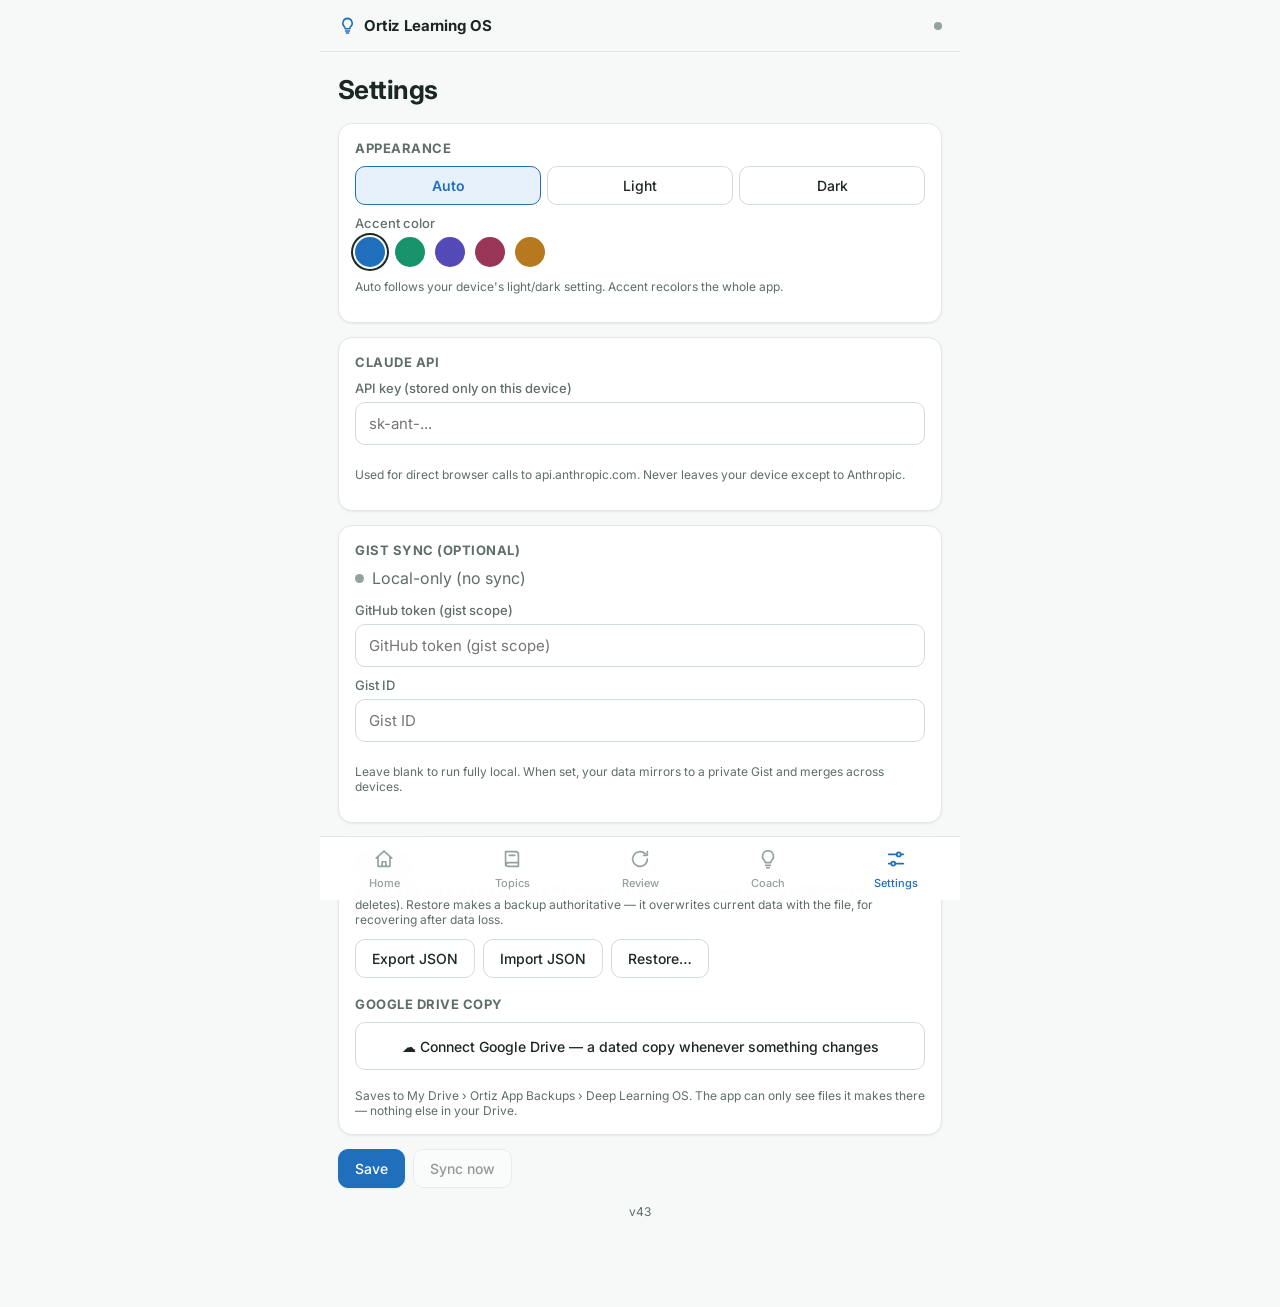
<file: index.html>
<!DOCTYPE html>
<html lang="en">
<head>
  <meta charset="UTF-8" />
  <meta name="viewport" content="width=device-width, initial-scale=1, viewport-fit=cover" />
  <meta name="theme-color" content="#f7f9f8" />
  <title>Ortiz Learning OS</title>
  <meta name="description" content="Chris Ortiz's personal AI-powered learning system." />

  <!-- PWA -->
  <link rel="manifest" href="./manifest.json" />
  <link rel="apple-touch-icon" href="./icons/icon-192.png" />
  <meta name="apple-mobile-web-app-capable" content="yes" />
  <meta name="apple-mobile-web-app-status-bar-style" content="default" />
  <meta name="apple-mobile-web-app-title" content="Ortiz OS" />

  <link rel="preconnect" href="https://fonts.googleapis.com" />
  <link rel="preconnect" href="https://fonts.gstatic.com" crossorigin />
  <!-- media="print" + onload swap loads the font stylesheet WITHOUT blocking
       first paint: the app renders immediately in the system font stack and
       swaps to Inter when the CSS arrives. A plain stylesheet link here held
       the whole app white behind a fonts.googleapis.com fetch on every open. -->
  <link href="https://fonts.googleapis.com/css2?family=Inter:wght@400;500;600;700&display=swap" rel="stylesheet" media="print" onload="this.media='all'" />
  <noscript><link href="https://fonts.googleapis.com/css2?family=Inter:wght@400;500;600;700&display=swap" rel="stylesheet" /></noscript>

  <link rel="stylesheet" href="./styles.css" />
</head>
<body>
  <div class="app">
    <div class="app-topbar">
      <span class="wordmark">
        <svg class="wordmark-bulb" viewBox="0 0 24 24" aria-hidden="true"><path d="M12 3a6 6 0 0 1 4 10.4c-.8.7-1 1.7-1 2.6H9c0-.9-.2-1.9-1-2.6A6 6 0 0 1 12 3z"/><path d="M9.5 19h5M10.5 21.5h3"/></svg>
        Ortiz&nbsp;Learning&nbsp;OS
      </span>
      <span id="header-sync" class="header-sync" title="Sync status"></span>
    </div>

    <main id="view" class="view"></main>

    <nav class="tabbar">
      <a class="tab" data-tab="dashboard" href="#/dashboard">
        <span class="tab-icon"><svg viewBox="0 0 24 24" aria-hidden="true"><path d="M3.5 11 12 3.5 20.5 11"/><path d="M5.5 9.5V20h13V9.5"/><path d="M10 20v-5h4v5"/></svg></span><span class="tab-label">Home</span>
      </a>
      <a class="tab" data-tab="topics" href="#/topics">
        <span class="tab-icon"><svg viewBox="0 0 24 24" aria-hidden="true"><path d="M5 4h11a3 3 0 0 1 3 3v13H8a3 3 0 0 1-3-3V4z"/><path d="M19 16H8a3 3 0 0 0-3 3"/><path d="M9 8h6"/></svg></span><span class="tab-label">Topics</span>
      </a>
      <a class="tab" data-tab="review" href="#/review">
        <span class="tab-icon"><svg viewBox="0 0 24 24" aria-hidden="true"><path d="M20 12a8 8 0 1 1-2.3-5.6"/><path d="M20 4v4h-4"/></svg></span><span class="tab-label">Review</span>
      </a>
      <a class="tab" data-tab="coach" href="#/coach">
        <span class="tab-icon"><svg viewBox="0 0 24 24" aria-hidden="true"><path d="M12 3a6 6 0 0 1 4 10.4c-.8.7-1 1.7-1 2.6H9c0-.9-.2-1.9-1-2.6A6 6 0 0 1 12 3z"/><path d="M9.5 19h5M10.5 21.5h3"/></svg></span><span class="tab-label">Coach</span>
      </a>
      <a class="tab" data-tab="settings" href="#/settings">
        <span class="tab-icon"><svg viewBox="0 0 24 24" aria-hidden="true"><path d="M4 7h9M17 7h3M4 17h3M11 17h9"/><circle cx="15" cy="7" r="2.2"/><circle cx="9" cy="17" r="2.2"/></svg></span><span class="tab-label">Settings</span>
      </a>
    </nav>
  </div>

  <script src="./ortiz-drive.js"></script>
  <script type="module" src="./app.js"></script>
</body>
</html>
</file>
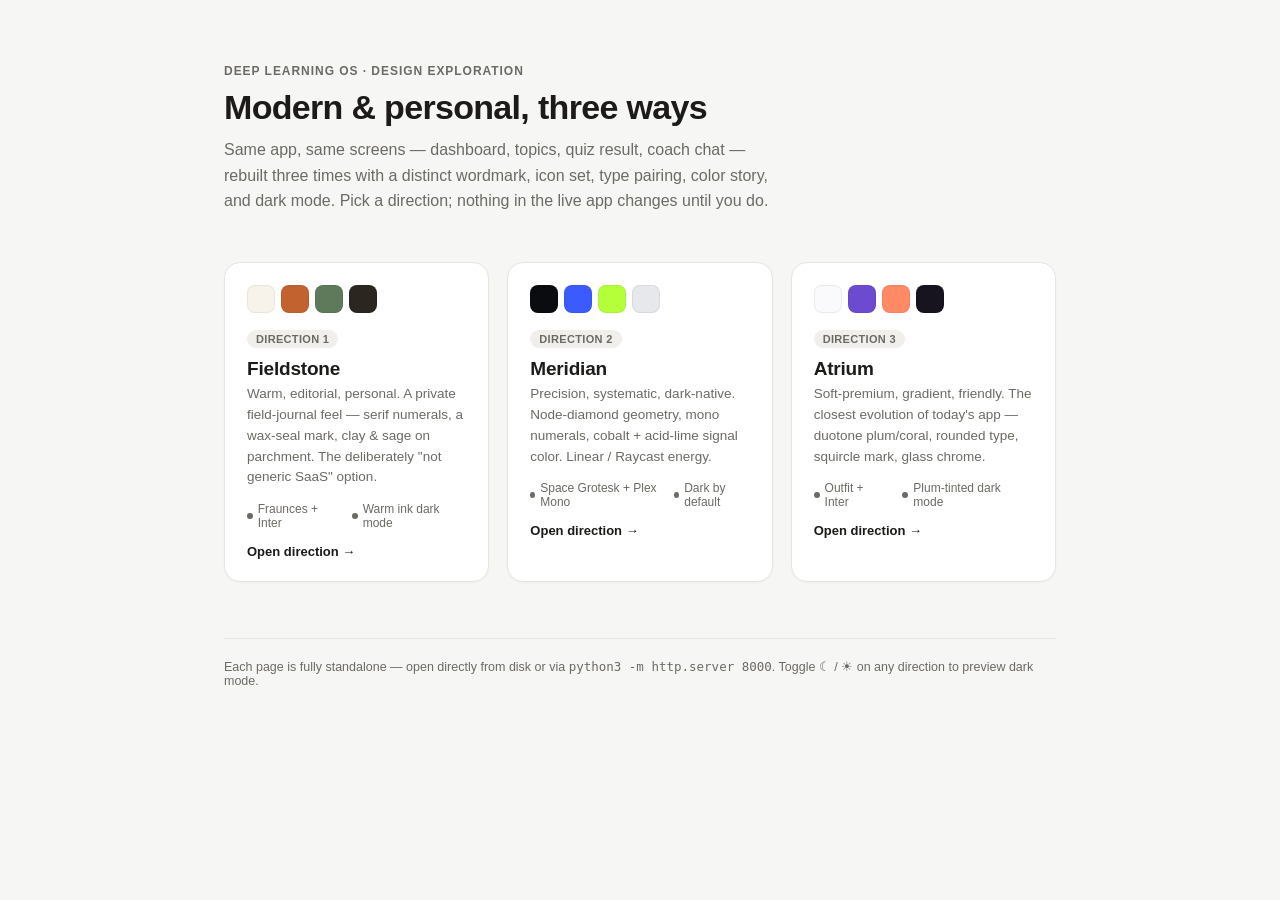
<file: design-mocks/index.html>
<!DOCTYPE html>
<html lang="en">
<head>
<meta charset="UTF-8" />
<meta name="viewport" content="width=device-width, initial-scale=1" />
<title>Design Mocks — Deep Learning OS</title>
<style>
  :root {
    --bg: #f6f6f4;
    --surface: #ffffff;
    --border: #e6e5e1;
    --text: #1c1b19;
    --text-2: #6c6a64;
    font-family: -apple-system, BlinkMacSystemFont, 'Segoe UI', Inter, sans-serif;
  }
  * { box-sizing: border-box; }
  html, body { margin: 0; padding: 0; background: var(--bg); color: var(--text); }
  .wrap { max-width: 880px; margin: 0 auto; padding: 64px 24px 96px; }
  .eyebrow { font-size: 12px; letter-spacing: 0.08em; text-transform: uppercase; color: var(--text-2); font-weight: 600; margin-bottom: 10px; }
  h1 { font-size: 34px; letter-spacing: -0.02em; margin: 0 0 10px; }
  .lede { font-size: 16px; color: var(--text-2); max-width: 560px; line-height: 1.6; margin: 0 0 48px; }
  .grid { display: grid; grid-template-columns: repeat(auto-fit, minmax(240px, 1fr)); gap: 18px; }
  .card {
    background: var(--surface);
    border: 1px solid var(--border);
    border-radius: 16px;
    padding: 22px;
    text-decoration: none;
    color: inherit;
    display: block;
    transition: transform 0.12s ease, box-shadow 0.12s ease, border-color 0.12s ease;
    box-shadow: 0 1px 2px rgba(20,20,20,0.03);
  }
  .card:hover { transform: translateY(-2px); box-shadow: 0 8px 24px rgba(20,20,20,0.08); border-color: #d8d6d0; }
  .swatches { display: flex; gap: 6px; margin-bottom: 16px; }
  .swatch { width: 28px; height: 28px; border-radius: 8px; border: 1px solid rgba(0,0,0,0.06); }
  .card h2 { font-size: 19px; margin: 0 0 4px; letter-spacing: -0.01em; }
  .tag { display: inline-block; font-size: 11px; font-weight: 600; letter-spacing: 0.03em; text-transform: uppercase; color: var(--text-2); background: #f0efeb; border-radius: 999px; padding: 3px 9px; margin-bottom: 10px; }
  .card p { font-size: 13.5px; line-height: 1.55; color: var(--text-2); margin: 0 0 14px; }
  .meta { display: flex; gap: 12px; font-size: 12px; color: var(--text-2); }
  .meta span { display: flex; align-items: center; gap: 5px; }
  .dot { width: 6px; height: 6px; border-radius: 50%; background: var(--text-2); }
  .open { margin-top: 14px; font-size: 13px; font-weight: 600; }
  footer { margin-top: 56px; font-size: 12.5px; color: var(--text-2); border-top: 1px solid var(--border); padding-top: 20px; }
</style>
</head>
<body>
  <div class="wrap">
    <div class="eyebrow">Deep Learning OS · Design Exploration</div>
    <h1>Modern &amp; personal, three ways</h1>
    <p class="lede">Same app, same screens — dashboard, topics, quiz result, coach chat — rebuilt three times with a distinct wordmark, icon set, type pairing, color story, and dark mode. Pick a direction; nothing in the live app changes until you do.</p>

    <div class="grid">
      <a class="card" href="./direction-1-fieldstone.html">
        <div class="swatches">
          <div class="swatch" style="background:#f7f3ea"></div>
          <div class="swatch" style="background:#c2632f"></div>
          <div class="swatch" style="background:#5f7a5a"></div>
          <div class="swatch" style="background:#2b2620"></div>
        </div>
        <div class="tag">Direction 1</div>
        <h2>Fieldstone</h2>
        <p>Warm, editorial, personal. A private field-journal feel — serif numerals, a wax-seal mark, clay &amp; sage on parchment. The deliberately "not generic SaaS" option.</p>
        <div class="meta"><span><span class="dot"></span>Fraunces + Inter</span><span><span class="dot"></span>Warm ink dark mode</span></div>
        <div class="open">Open direction →</div>
      </a>

      <a class="card" href="./direction-2-meridian.html">
        <div class="swatches">
          <div class="swatch" style="background:#0b0c0f"></div>
          <div class="swatch" style="background:#3B5BFF"></div>
          <div class="swatch" style="background:#B4FF39"></div>
          <div class="swatch" style="background:#e7e8ec"></div>
        </div>
        <div class="tag">Direction 2</div>
        <h2>Meridian</h2>
        <p>Precision, systematic, dark-native. Node-diamond geometry, mono numerals, cobalt + acid-lime signal color. Linear / Raycast energy.</p>
        <div class="meta"><span><span class="dot"></span>Space Grotesk + Plex Mono</span><span><span class="dot"></span>Dark by default</span></div>
        <div class="open">Open direction →</div>
      </a>

      <a class="card" href="./direction-3-atrium.html">
        <div class="swatches">
          <div class="swatch" style="background:#faf9fc"></div>
          <div class="swatch" style="background:#6C4BD1"></div>
          <div class="swatch" style="background:#FF8A65"></div>
          <div class="swatch" style="background:#17131f"></div>
        </div>
        <div class="tag">Direction 3</div>
        <h2>Atrium</h2>
        <p>Soft-premium, gradient, friendly. The closest evolution of today's app — duotone plum/coral, rounded type, squircle mark, glass chrome.</p>
        <div class="meta"><span><span class="dot"></span>Outfit + Inter</span><span><span class="dot"></span>Plum-tinted dark mode</span></div>
        <div class="open">Open direction →</div>
      </a>
    </div>

    <footer>Each page is fully standalone — open directly from disk or via <code>python3 -m http.server 8000</code>. Toggle ☾ / ☀ on any direction to preview dark mode.</footer>
  </div>
</body>
</html>
</file>
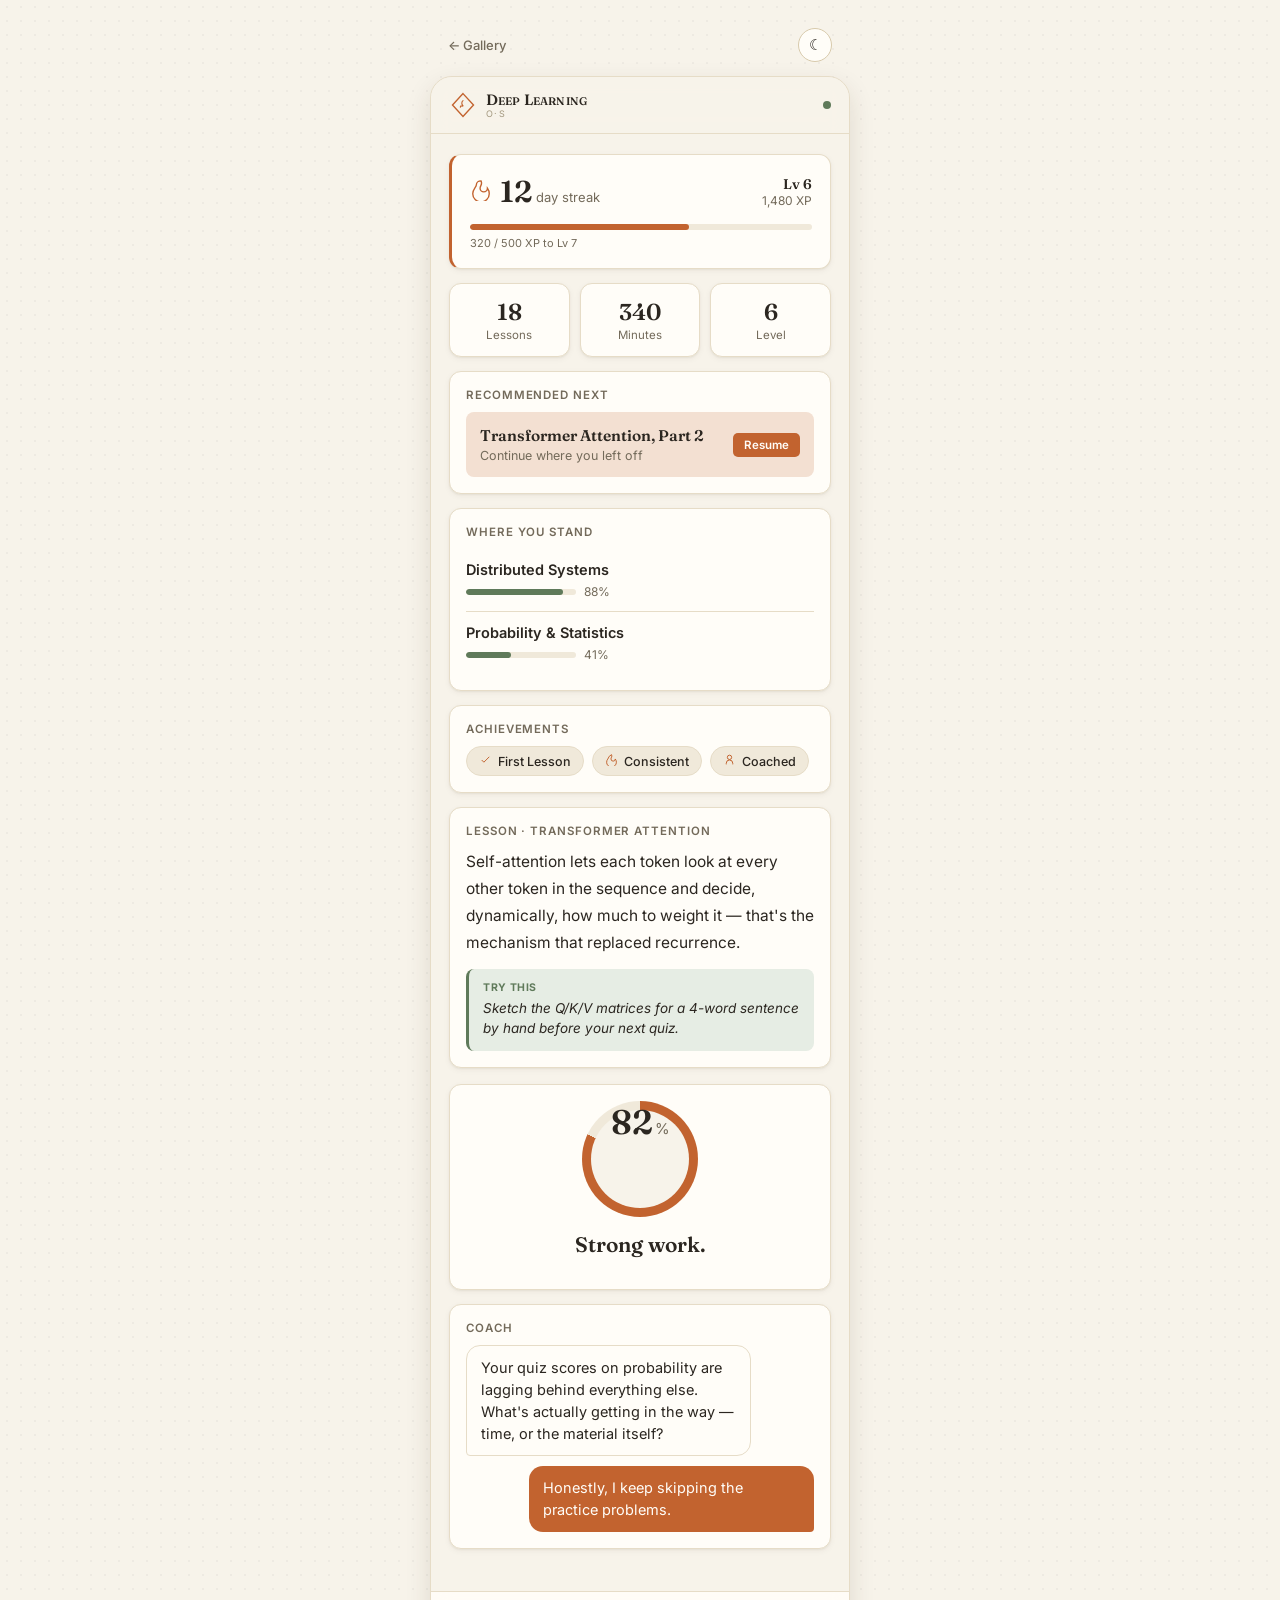
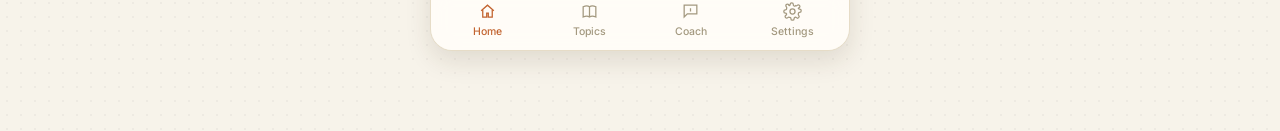
<file: design-mocks/direction-1-fieldstone.html>
<!DOCTYPE html>
<html lang="en">
<head>
<meta charset="UTF-8" />
<meta name="viewport" content="width=device-width, initial-scale=1, viewport-fit=cover" />
<title>Fieldstone — Deep Learning OS</title>
<link rel="preconnect" href="https://fonts.googleapis.com" />
<link rel="preconnect" href="https://fonts.gstatic.com" crossorigin />
<link href="https://fonts.googleapis.com/css2?family=Fraunces:opsz,wght@9..144,500;9..144,600;9..144,700&family=Inter:wght@400;500;600;700&display=swap" rel="stylesheet" />
<style>
  :root {
    --bg: #f7f3ea;
    --surface: #fffdf8;
    --surface-2: #f0e9da;
    --border: #e6dcc7;
    --border-strong: #d8caac;
    --text: #2b2620;
    --text-2: #736a5a;
    --text-3: #a3987f;
    --accent: #c2632f;
    --accent-soft: #f3e0d2;
    --accent-text: #fffdf8;
    --sage: #5f7a5a;
    --sage-soft: #e6ede4;
    --bad: #ad4433;
    --bad-soft: #f6e5df;
    --radius: 12px;
    --radius-sm: 8px;
    --shadow-sm: 0 1px 2px rgba(60,45,20,0.06), 0 2px 6px rgba(60,45,20,0.05);
    --shadow-md: 0 10px 26px rgba(60,45,20,0.12);
    --maxw: 420px;
    font-family: 'Inter', -apple-system, sans-serif;
  }
  [data-theme="dark"] {
    --bg: #1c1712;
    --surface: #262019;
    --surface-2: #2d251c;
    --border: #3a3125;
    --border-strong: #4a3f2f;
    --text: #f2e9d8;
    --text-2: #bdae94;
    --text-3: #8a7c65;
    --accent: #e08349;
    --accent-soft: #3a2a1c;
    --accent-text: #1c1712;
    --sage: #8caa84;
    --sage-soft: #26301f;
    --shadow-sm: 0 1px 2px rgba(0,0,0,0.3);
    --shadow-md: 0 10px 26px rgba(0,0,0,0.45);
  }
  * { box-sizing: border-box; }
  html, body { margin: 0; background: var(--bg); color: var(--text); -webkit-font-smoothing: antialiased; }
  body {
    display: flex; justify-content: center; padding: 28px 0 80px; transition: background 0.2s, color 0.2s;
    background-image: radial-gradient(circle, rgba(0,0,0,0.035) 1px, transparent 1px);
    background-size: 14px 14px;
  }
  [data-theme="dark"] body { background-image: radial-gradient(circle, rgba(255,255,255,0.03) 1px, transparent 1px); }
  .phone { width: 100%; max-width: var(--maxw); }
  .toolbar { display: flex; align-items: center; justify-content: space-between; padding: 0 18px 14px; }
  .backlink { font-size: 13px; color: var(--text-2); text-decoration: none; font-weight: 500; }
  .toggle { border: 1px solid var(--border-strong); background: var(--surface); color: var(--text); border-radius: 999px; width: 34px; height: 34px; cursor: pointer; font-size: 15px; }
  .app { background: var(--bg); border-radius: 22px; overflow: hidden; box-shadow: var(--shadow-md); border: 1px solid var(--border); }

  .topbar { display: flex; align-items: center; justify-content: space-between; padding: 14px 18px; background: color-mix(in srgb, var(--bg) 88%, transparent); backdrop-filter: blur(10px); border-bottom: 1px solid var(--border); }
  .brand { display: flex; align-items: center; gap: 9px; }
  .seal { width: 28px; height: 28px; }
  .wordmark { display: flex; flex-direction: column; line-height: 1; }
  .wordmark .main { font-family: 'Fraunces', serif; font-variant: small-caps; font-weight: 600; font-size: 15px; letter-spacing: 0.01em; }
  .wordmark .sub { font-size: 9px; letter-spacing: 0.14em; color: var(--text-3); margin-top: 2px; }
  .sync-dot { width: 8px; height: 8px; border-radius: 50%; background: var(--sage); }

  .view { padding: 20px 18px 28px; }
  h4.label { font-size: 11.5px; text-transform: uppercase; letter-spacing: 0.08em; color: var(--text-2); font-weight: 600; margin: 0 0 10px; }

  .hero { background: var(--surface); border: 1px solid var(--border); border-radius: var(--radius); padding: 18px; box-shadow: var(--shadow-sm); margin-bottom: 14px; border-left: 3px solid var(--accent); }
  .hero-top { display: flex; align-items: center; justify-content: space-between; margin-bottom: 14px; }
  .streak { display: flex; align-items: center; gap: 8px; }
  .streak-icon { color: var(--accent); }
  .streak-icon svg { width: 22px; height: 22px; }
  .streak-num { font-family: 'Fraunces', serif; font-size: 30px; font-weight: 600; }
  .streak-label { font-size: 13px; color: var(--text-2); }
  .level-badge { text-align: right; }
  .level-num { font-weight: 600; font-size: 14px; font-family: 'Fraunces', serif; }
  .level-xp { font-size: 12px; color: var(--text-2); }
  .bar { height: 6px; width: 100%; background: var(--surface-2); border-radius: 999px; overflow: hidden; margin-top: 12px; }
  .bar-fill { height: 100%; background: var(--accent); border-radius: 999px; }
  .bar-label { font-size: 11px; color: var(--text-2); margin-top: 6px; }

  .stat-row { display: grid; grid-template-columns: repeat(3,1fr); gap: 10px; margin-bottom: 14px; }
  .stat { background: var(--surface); border: 1px solid var(--border); border-radius: var(--radius); padding: 14px; text-align: center; box-shadow: var(--shadow-sm); }
  .stat-value { font-family: 'Fraunces', serif; font-size: 23px; font-weight: 600; }
  .stat-label { font-size: 11.5px; color: var(--text-2); margin-top: 2px; }

  .panel { background: var(--surface); border: 1px solid var(--border); border-radius: var(--radius); padding: 16px; margin-bottom: 14px; box-shadow: var(--shadow-sm); }
  .card { display: flex; align-items: center; justify-content: space-between; gap: 12px; background: var(--accent-soft); border-radius: var(--radius-sm); padding: 14px; }
  .card h3 { margin: 0; font-family: 'Fraunces', serif; font-size: 15.5px; font-weight: 600; }
  .card p { margin: 3px 0 0; font-size: 12.5px; color: var(--text-2); }
  .pill { font-size: 11.5px; font-weight: 600; color: var(--accent-text); background: var(--accent); border-radius: 5px; padding: 5px 11px; white-space: nowrap; }

  .topic-card { padding: 12px 0; border-top: 1px solid var(--border); }
  .topic-card:first-of-type { border-top: none; }
  .topic-name { font-size: 14.5px; font-weight: 600; }
  .topic-mastery { display: flex; align-items: center; gap: 8px; margin-top: 6px; }
  .topic-mastery .bar { width: 110px; margin: 0; }
  .topic-mastery .bar-fill { background: var(--sage); }
  .topic-pct { font-size: 12px; color: var(--text-2); }

  .badge-strip { display: flex; gap: 8px; flex-wrap: wrap; }
  .badge { display: flex; align-items: center; gap: 6px; background: var(--surface-2); border: 1px solid var(--border); border-radius: 999px; padding: 6px 12px; font-size: 12.5px; font-weight: 500; }
  .badge-icon { color: var(--accent); }
  .badge-icon svg { width: 13px; height: 13px; }

  .lesson-block { margin-bottom: 16px; }
  .lesson-body p { line-height: 1.75; font-size: 15.5px; margin: 0; }
  .closer { background: var(--sage-soft); border-radius: var(--radius-sm); border-left: 3px solid var(--sage); padding: 12px 14px; margin-top: 12px; }
  .closer-label { font-size: 10.5px; text-transform: uppercase; letter-spacing: 0.06em; color: var(--sage); font-weight: 700; }
  .closer p { margin: 4px 0 0; font-size: 13.5px; line-height: 1.55; font-style: italic; }

  .score-ring { width: 116px; height: 116px; border-radius: 50%; margin: 0 auto 14px; display: flex; align-items: baseline; justify-content: center; background: conic-gradient(var(--accent) 82%, var(--surface-2) 0); position: relative; }
  .score-ring::before { content: ''; position: absolute; inset: 9px; border-radius: 50%; background: var(--bg); }
  .score-num { position: relative; font-family: 'Fraunces', serif; font-size: 34px; font-weight: 600; }
  .score-pct { position: relative; font-size: 15px; color: var(--text-2); margin-left: 2px; }
  .quiz-result-head { text-align: center; margin-bottom: 16px; }
  .quiz-result-head h1 { font-family: 'Fraunces', serif; font-weight: 600; font-size: 21px; margin: 0; }

  .chat-thread { display: flex; flex-direction: column; gap: 10px; }
  .bubble { max-width: 82%; padding: 11px 14px; border-radius: 14px; font-size: 14.5px; line-height: 1.5; }
  .bubble.user { align-self: flex-end; background: var(--accent); color: var(--accent-text); border-bottom-right-radius: 4px; }
  .bubble.assistant { align-self: flex-start; background: var(--surface); border: 1px solid var(--border); border-bottom-left-radius: 4px; }

  .tabbar { display: grid; grid-template-columns: repeat(4,1fr); background: color-mix(in srgb, var(--surface) 92%, transparent); backdrop-filter: blur(10px); border-top: 1px solid var(--border); padding: 10px 6px 12px; }
  .tab { display: flex; flex-direction: column; align-items: center; gap: 4px; color: var(--text-3); font-size: 10.5px; font-weight: 500; }
  .tab svg { width: 19px; height: 19px; }
  .tab.active { color: var(--accent); }
</style>
</head>
<body data-theme="light">
  <div class="phone">
    <div class="toolbar">
      <a class="backlink" href="./index.html">← Gallery</a>
      <button class="toggle" onclick="const b=document.body;b.dataset.theme=b.dataset.theme==='dark'?'light':'dark';this.textContent=b.dataset.theme==='dark'?'☀':'☾'">☾</button>
    </div>

    <div class="app">
      <div class="topbar">
        <div class="brand">
          <svg class="seal" viewBox="0 0 32 32" fill="none">
            <path d="M16 3 L28 16 L16 29 L4 16 Z" stroke="currentColor" stroke-width="1.6" style="color:var(--accent)" />
            <path d="M16 11c-2.5 2-1 5 0 6-1 1-3-1-3 1.5" stroke="currentColor" stroke-width="1.3" style="color:var(--accent)" fill="none" stroke-linecap="round"/>
          </svg>
          <div class="wordmark"><span class="main">Deep Learning</span><span class="sub">O·S</span></div>
        </div>
        <span class="sync-dot" title="Synced"></span>
      </div>

      <div class="view">
        <div class="hero">
          <div class="hero-top">
            <div class="streak">
              <span class="streak-icon"><svg viewBox="0 0 24 24" fill="none" stroke="currentColor" stroke-width="1.5"><path d="M12 2c2 4-1 5-1 8a4 4 0 0 0 8 0c1.5 2 2 4 2 6a9 9 0 1 1-18 0c0-5 4-7 4-10 0-2 2-4 5-4z"/></svg></span>
              <div><span class="streak-num">12</span> <span class="streak-label">day streak</span></div>
            </div>
            <div class="level-badge">
              <div class="level-num">Lv 6</div>
              <div class="level-xp">1,480 XP</div>
            </div>
          </div>
          <div class="bar"><div class="bar-fill" style="width:64%"></div></div>
          <div class="bar-label">320 / 500 XP to Lv 7</div>
        </div>

        <div class="stat-row">
          <div class="stat"><div class="stat-value">18</div><div class="stat-label">Lessons</div></div>
          <div class="stat"><div class="stat-value">340</div><div class="stat-label">Minutes</div></div>
          <div class="stat"><div class="stat-value">6</div><div class="stat-label">Level</div></div>
        </div>

        <section class="panel">
          <h4 class="label">Recommended next</h4>
          <div class="card">
            <div><h3>Transformer Attention, Part 2</h3><p>Continue where you left off</p></div>
            <span class="pill">Resume</span>
          </div>
        </section>

        <section class="panel">
          <h4 class="label">Where you stand</h4>
          <div class="topic-card">
            <div class="topic-name">Distributed Systems</div>
            <div class="topic-mastery"><div class="bar"><div class="bar-fill" style="width:88%"></div></div><span class="topic-pct">88%</span></div>
          </div>
          <div class="topic-card">
            <div class="topic-name">Probability &amp; Statistics</div>
            <div class="topic-mastery"><div class="bar"><div class="bar-fill" style="width:41%"></div></div><span class="topic-pct">41%</span></div>
          </div>
        </section>

        <section class="panel">
          <h4 class="label">Achievements</h4>
          <div class="badge-strip">
            <div class="badge"><span class="badge-icon"><svg viewBox="0 0 24 24" fill="none" stroke="currentColor" stroke-width="1.8"><path d="M5 13l4 4L19 7"/></svg></span>First Lesson</div>
            <div class="badge"><span class="badge-icon"><svg viewBox="0 0 24 24" fill="none" stroke="currentColor" stroke-width="1.8"><path d="M12 3c2 4-1 5-1 8a4 4 0 0 0 8 0c1.5 2 2 4 2 6a9 9 0 1 1-18 0c0-5 4-7 4-10z"/></svg></span>Consistent</div>
            <div class="badge"><span class="badge-icon"><svg viewBox="0 0 24 24" fill="none" stroke="currentColor" stroke-width="1.8"><circle cx="12" cy="8" r="4"/><path d="M6 21v-2a6 6 0 0112 0v2"/></svg></span>Coached</div>
          </div>
        </section>

        <section class="panel lesson-block">
          <h4 class="label">Lesson · Transformer Attention</h4>
          <div class="lesson-body">
            <p>Self-attention lets each token look at every other token in the sequence and decide, dynamically, how much to weight it — that's the mechanism that replaced recurrence.</p>
          </div>
          <div class="closer">
            <div class="closer-label">Try this</div>
            <p>Sketch the Q/K/V matrices for a 4-word sentence by hand before your next quiz.</p>
          </div>
        </section>

        <section class="panel">
          <div class="quiz-result-head">
            <div class="score-ring"><span class="score-num">82</span><span class="score-pct">%</span></div>
            <h1>Strong work.</h1>
          </div>
        </section>

        <section class="panel">
          <h4 class="label">Coach</h4>
          <div class="chat-thread">
            <div class="bubble assistant">Your quiz scores on probability are lagging behind everything else. What's actually getting in the way — time, or the material itself?</div>
            <div class="bubble user">Honestly, I keep skipping the practice problems.</div>
          </div>
        </section>
      </div>

      <nav class="tabbar">
        <a class="tab active"><svg viewBox="0 0 24 24" fill="none" stroke="currentColor" stroke-width="1.6"><path d="M4 11l8-7 8 7"/><path d="M6 10v9h5v-5h2v5h5v-9"/></svg>Home</a>
        <a class="tab"><svg viewBox="0 0 24 24" fill="none" stroke="currentColor" stroke-width="1.6"><path d="M4 6c3-1.5 6-1.5 8 0 2-1.5 5-1.5 8 0v13c-3-1.5-6-1.5-8 0-2-1.5-5-1.5-8 0V6z"/><path d="M12 6v13"/></svg>Topics</a>
        <a class="tab"><svg viewBox="0 0 24 24" fill="none" stroke="currentColor" stroke-width="1.6"><path d="M4 4h16v11H8l-4 4V4z"/><path d="M12 8v4M12 15h.01"/></svg>Coach</a>
        <a class="tab"><svg viewBox="0 0 24 24" fill="none" stroke="currentColor" stroke-width="1.6"><circle cx="12" cy="12" r="3.2"/><path d="M19.4 15a1.7 1.7 0 00.34 1.87l.06.06a2 2 0 11-2.83 2.83l-.06-.06a1.7 1.7 0 00-1.87-.34 1.7 1.7 0 00-1.04 1.56V21a2 2 0 01-4 0v-.09A1.7 1.7 0 008 19.4a1.7 1.7 0 00-1.87.34l-.06.06a2 2 0 11-2.83-2.83l.06-.06A1.7 1.7 0 004.6 15a1.7 1.7 0 00-1.56-1.04H3a2 2 0 010-4h.09A1.7 1.7 0 004.6 8a1.7 1.7 0 00-.34-1.87l-.06-.06a2 2 0 112.83-2.83l.06.06A1.7 1.7 0 008 4.6a1.7 1.7 0 001.04-1.56V3a2 2 0 014 0v.09A1.7 1.7 0 0016 4.6a1.7 1.7 0 001.87-.34l.06-.06a2 2 0 112.83 2.83l-.06.06A1.7 1.7 0 0019.4 8c.36.62 1 1.02 1.71 1.04H21a2 2 0 010 4h-.09a1.7 1.7 0 00-1.51 1.96z"/></svg>Settings</a>
      </nav>
    </div>
  </div>
</body>
</html>
</file>
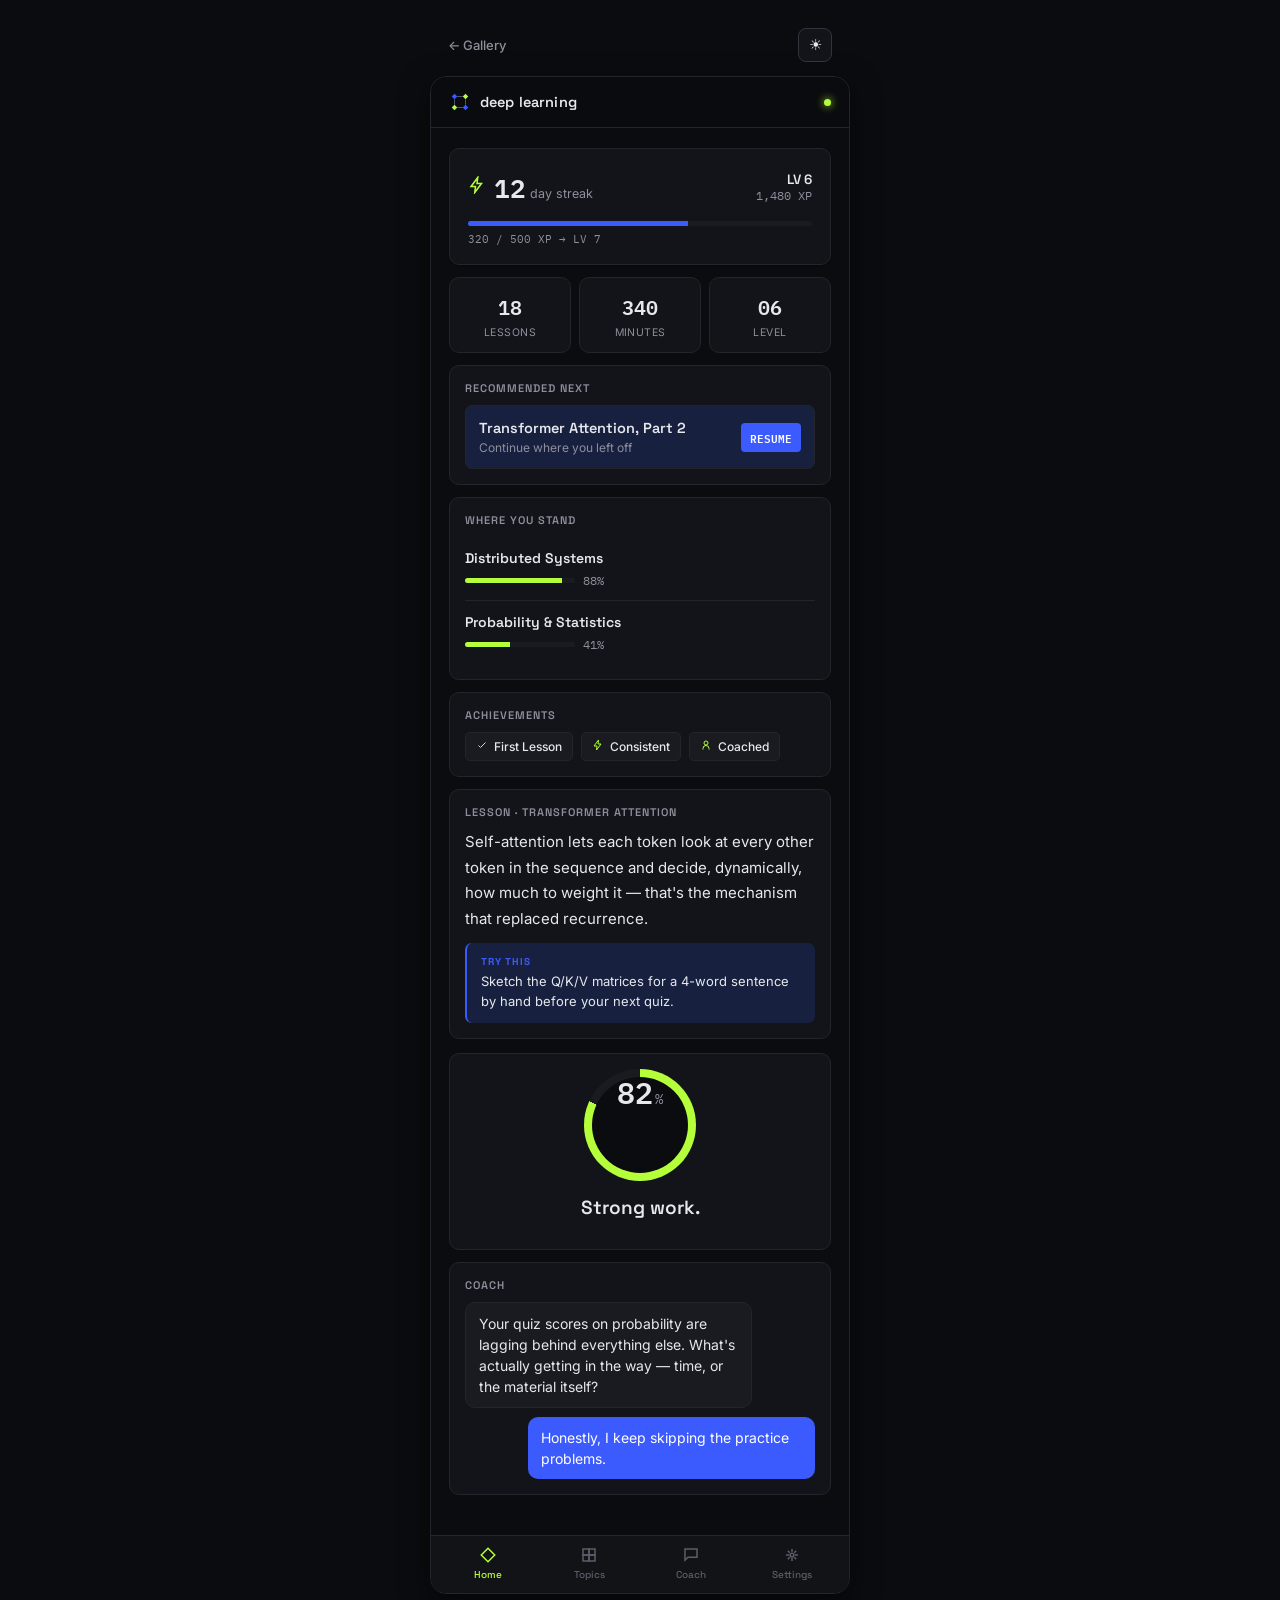
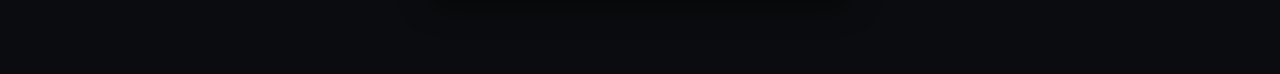
<file: design-mocks/direction-2-meridian.html>
<!DOCTYPE html>
<html lang="en">
<head>
<meta charset="UTF-8" />
<meta name="viewport" content="width=device-width, initial-scale=1, viewport-fit=cover" />
<title>Meridian — Deep Learning OS</title>
<link rel="preconnect" href="https://fonts.googleapis.com" />
<link rel="preconnect" href="https://fonts.gstatic.com" crossorigin />
<link href="https://fonts.googleapis.com/css2?family=Space+Grotesk:wght@500;600;700&family=IBM+Plex+Mono:wght@500;600;700&family=Inter:wght@400;500;600&display=swap" rel="stylesheet" />
<style>
  :root {
    --bg: #0b0c0f;
    --surface: #131419;
    --surface-2: #1a1b21;
    --border: #23242c;
    --border-strong: #32333d;
    --text: #e7e8ec;
    --text-2: #8d8f9c;
    --text-3: #5c5e69;
    --accent: #3B5BFF;
    --accent-soft: #17203f;
    --accent-text: #ffffff;
    --signal: #B4FF39;
    --good: #35d18a;
    --good-soft: #10241b;
    --bad: #ff5c5c;
    --bad-soft: #2a1414;
    --radius: 10px;
    --radius-sm: 7px;
    --shadow-sm: 0 1px 2px rgba(0,0,0,0.4);
    --shadow-md: 0 10px 30px rgba(0,0,0,0.55);
    --maxw: 420px;
    font-family: 'Inter', -apple-system, sans-serif;
  }
  [data-theme="light"] {
    --bg: #f7f8fa;
    --surface: #ffffff;
    --surface-2: #eef0f4;
    --border: #e2e4e9;
    --border-strong: #cfd2da;
    --text: #14151a;
    --text-2: #62636e;
    --text-3: #9497a3;
    --accent: #2f4dde;
    --accent-soft: #e8ebff;
    --accent-text: #ffffff;
    --signal: #7fb400;
    --good-soft: #e3f9ee;
    --bad-soft: #ffe9e9;
    --shadow-sm: 0 1px 2px rgba(20,20,30,0.06);
    --shadow-md: 0 10px 30px rgba(20,20,30,0.10);
  }
  * { box-sizing: border-box; }
  html, body { margin: 0; background: var(--bg); color: var(--text); -webkit-font-smoothing: antialiased; }
  body { display: flex; justify-content: center; padding: 28px 0 80px; transition: background 0.2s, color 0.2s; }
  .phone { width: 100%; max-width: var(--maxw); }
  .toolbar { display: flex; align-items: center; justify-content: space-between; padding: 0 18px 14px; }
  .backlink { font-size: 13px; color: var(--text-2); text-decoration: none; font-weight: 500; }
  .toggle { border: 1px solid var(--border-strong); background: var(--surface); color: var(--text); border-radius: 8px; width: 34px; height: 34px; cursor: pointer; font-size: 15px; }
  .app { background: var(--bg); border-radius: 16px; overflow: hidden; box-shadow: var(--shadow-md); border: 1px solid var(--border); }

  .topbar { display: flex; align-items: center; justify-content: space-between; padding: 14px 18px; background: color-mix(in srgb, var(--bg) 85%, transparent); backdrop-filter: blur(12px); border-bottom: 1px solid var(--border); }
  .brand { display: flex; align-items: center; gap: 9px; }
  .mark { width: 22px; height: 22px; }
  .wordmark { font-family: 'Space Grotesk', sans-serif; font-weight: 600; font-size: 14.5px; letter-spacing: 0.01em; text-transform: lowercase; }
  .sync-dot { width: 7px; height: 7px; border-radius: 50%; background: var(--signal); box-shadow: 0 0 8px var(--signal); }

  .view { padding: 20px 18px 28px; }
  h4.label { font-family: 'Space Grotesk', sans-serif; font-size: 11px; text-transform: uppercase; letter-spacing: 0.09em; color: var(--text-2); font-weight: 600; margin: 0 0 10px; }

  .hero { background: var(--surface); border: 1px solid var(--border); border-radius: var(--radius); padding: 18px; box-shadow: var(--shadow-sm); margin-bottom: 12px; }
  .hero-top { display: flex; align-items: center; justify-content: space-between; margin-bottom: 14px; }
  .streak { display: flex; align-items: center; gap: 8px; }
  .streak-icon { color: var(--signal); }
  .streak-icon svg { width: 18px; height: 18px; }
  .streak-num { font-family: 'IBM Plex Mono', monospace; font-size: 26px; font-weight: 600; color: var(--text); }
  .streak-label { font-size: 12.5px; color: var(--text-2); }
  .level-badge { text-align: right; }
  .level-num { font-family: 'Space Grotesk', sans-serif; font-weight: 600; font-size: 13.5px; }
  .level-xp { font-family: 'IBM Plex Mono', monospace; font-size: 11.5px; color: var(--text-2); }
  .bar { height: 5px; width: 100%; background: var(--surface-2); border-radius: 3px; overflow: hidden; margin-top: 12px; }
  .bar-fill { height: 100%; background: var(--accent); }
  .bar-label { font-family: 'IBM Plex Mono', monospace; font-size: 10.5px; color: var(--text-2); margin-top: 6px; }

  .stat-row { display: grid; grid-template-columns: repeat(3,1fr); gap: 8px; margin-bottom: 12px; }
  .stat { background: var(--surface); border: 1px solid var(--border); border-radius: var(--radius); padding: 13px; text-align: center; }
  .stat-value { font-family: 'IBM Plex Mono', monospace; font-size: 20px; font-weight: 600; }
  .stat-label { font-size: 10.5px; color: var(--text-2); margin-top: 3px; text-transform: uppercase; letter-spacing: 0.04em; }

  .panel { background: var(--surface); border: 1px solid var(--border); border-radius: var(--radius); padding: 15px; margin-bottom: 12px; }
  .card { display: flex; align-items: center; justify-content: space-between; gap: 12px; background: var(--accent-soft); border: 1px solid var(--border); border-radius: var(--radius-sm); padding: 13px; }
  .card h3 { margin: 0; font-family: 'Space Grotesk', sans-serif; font-size: 14.5px; font-weight: 600; }
  .card p { margin: 3px 0 0; font-size: 12px; color: var(--text-2); }
  .pill { font-family: 'IBM Plex Mono', monospace; font-size: 11px; font-weight: 600; color: var(--accent-text); background: var(--accent); border-radius: 4px; padding: 5px 9px; white-space: nowrap; }

  .topic-card { padding: 12px 0; border-top: 1px solid var(--border); }
  .topic-card:first-of-type { border-top: none; }
  .topic-name { font-family: 'Space Grotesk', sans-serif; font-size: 14px; font-weight: 600; }
  .topic-mastery { display: flex; align-items: center; gap: 8px; margin-top: 6px; }
  .topic-mastery .bar { width: 110px; margin: 0; }
  .topic-mastery .bar-fill { background: var(--signal); }
  .topic-pct { font-family: 'IBM Plex Mono', monospace; font-size: 11.5px; color: var(--text-2); }

  .badge-strip { display: flex; gap: 8px; flex-wrap: wrap; }
  .badge { display: flex; align-items: center; gap: 6px; background: var(--surface-2); border: 1px solid var(--border); border-radius: 5px; padding: 6px 10px; font-size: 12px; font-weight: 500; }
  .badge-icon { color: var(--signal); }
  .badge-icon svg { width: 12px; height: 12px; }

  .lesson-block { margin-bottom: 14px; }
  .lesson-body p { line-height: 1.7; font-size: 15px; margin: 0; }
  .closer { background: var(--accent-soft); border-radius: var(--radius-sm); border-left: 2px solid var(--accent); padding: 12px 14px; margin-top: 12px; }
  .closer-label { font-family: 'Space Grotesk', sans-serif; font-size: 10px; text-transform: uppercase; letter-spacing: 0.08em; color: var(--accent); font-weight: 700; }
  .closer p { margin: 4px 0 0; font-size: 13px; line-height: 1.5; }

  .score-ring { width: 112px; height: 112px; border-radius: 50%; margin: 0 auto 14px; display: flex; align-items: baseline; justify-content: center; background: conic-gradient(var(--signal) 82%, var(--surface-2) 0); position: relative; }
  .score-ring::before { content: ''; position: absolute; inset: 8px; border-radius: 50%; background: var(--bg); }
  .score-num { position: relative; font-family: 'IBM Plex Mono', monospace; font-size: 30px; font-weight: 600; }
  .score-pct { position: relative; font-family: 'IBM Plex Mono', monospace; font-size: 14px; color: var(--text-2); margin-left: 2px; }
  .quiz-result-head { text-align: center; margin-bottom: 14px; }
  .quiz-result-head h1 { font-family: 'Space Grotesk', sans-serif; font-weight: 600; font-size: 19px; margin: 0; }

  .chat-thread { display: flex; flex-direction: column; gap: 9px; }
  .bubble { max-width: 82%; padding: 10px 13px; border-radius: 10px; font-size: 14px; line-height: 1.5; }
  .bubble.user { align-self: flex-end; background: var(--accent); color: #fff; }
  .bubble.assistant { align-self: flex-start; background: var(--surface-2); border: 1px solid var(--border); }

  .tabbar { display: grid; grid-template-columns: repeat(4,1fr); background: color-mix(in srgb, var(--surface) 90%, transparent); backdrop-filter: blur(12px); border-top: 1px solid var(--border); padding: 10px 6px 12px; }
  .tab { display: flex; flex-direction: column; align-items: center; gap: 4px; color: var(--text-3); font-family: 'Space Grotesk', sans-serif; font-size: 10px; font-weight: 500; }
  .tab svg { width: 18px; height: 18px; }
  .tab.active { color: var(--signal); }
</style>
</head>
<body data-theme="dark">
  <div class="phone">
    <div class="toolbar">
      <a class="backlink" href="./index.html">← Gallery</a>
      <button class="toggle" onclick="const b=document.body;b.dataset.theme=b.dataset.theme==='dark'?'light':'dark';this.textContent=b.dataset.theme==='dark'?'☀':'☾'">☀</button>
    </div>

    <div class="app">
      <div class="topbar">
        <div class="brand">
          <svg class="mark" viewBox="0 0 24 24" fill="none">
            <path d="M6 3L9 6L6 9L3 6Z" fill="var(--accent)"/>
            <path d="M18 3L21 6L18 9L15 6Z" fill="var(--signal)"/>
            <path d="M6 15L9 18L6 21L3 18Z" fill="var(--signal)"/>
            <path d="M18 15L21 18L18 21L15 18Z" fill="var(--accent)"/>
            <path d="M9 6L15 6M6 9L6 15M18 9L18 15M9 18L15 18" stroke="var(--text-3)" stroke-width="1"/>
          </svg>
          <span class="wordmark">deep learning</span>
        </div>
        <span class="sync-dot" title="Synced"></span>
      </div>

      <div class="view">
        <div class="hero">
          <div class="hero-top">
            <div class="streak">
              <span class="streak-icon"><svg viewBox="0 0 24 24" fill="none" stroke="currentColor" stroke-width="2"><path d="M13 2L4 14h6l-1 8 9-12h-6l1-8z"/></svg></span>
              <div><span class="streak-num">12</span> <span class="streak-label">day streak</span></div>
            </div>
            <div class="level-badge">
              <div class="level-num">LV 6</div>
              <div class="level-xp">1,480 XP</div>
            </div>
          </div>
          <div class="bar"><div class="bar-fill" style="width:64%"></div></div>
          <div class="bar-label">320 / 500 XP → LV 7</div>
        </div>

        <div class="stat-row">
          <div class="stat"><div class="stat-value">18</div><div class="stat-label">Lessons</div></div>
          <div class="stat"><div class="stat-value">340</div><div class="stat-label">Minutes</div></div>
          <div class="stat"><div class="stat-value">06</div><div class="stat-label">Level</div></div>
        </div>

        <section class="panel">
          <h4 class="label">Recommended next</h4>
          <div class="card">
            <div><h3>Transformer Attention, Part 2</h3><p>Continue where you left off</p></div>
            <span class="pill">RESUME</span>
          </div>
        </section>

        <section class="panel">
          <h4 class="label">Where you stand</h4>
          <div class="topic-card">
            <div class="topic-name">Distributed Systems</div>
            <div class="topic-mastery"><div class="bar"><div class="bar-fill" style="width:88%"></div></div><span class="topic-pct">88%</span></div>
          </div>
          <div class="topic-card">
            <div class="topic-name">Probability &amp; Statistics</div>
            <div class="topic-mastery"><div class="bar"><div class="bar-fill" style="width:41%"></div></div><span class="topic-pct">41%</span></div>
          </div>
        </section>

        <section class="panel">
          <h4 class="label">Achievements</h4>
          <div class="badge-strip">
            <div class="badge"><span class="badge-icon"><svg viewBox="0 0 24 24" fill="none" stroke="currentColor" stroke-width="2"><path d="M5 13l4 4L19 7"/></svg></span>First Lesson</div>
            <div class="badge"><span class="badge-icon"><svg viewBox="0 0 24 24" fill="none" stroke="currentColor" stroke-width="2"><path d="M13 2L4 14h6l-1 8 9-12h-6l1-8z"/></svg></span>Consistent</div>
            <div class="badge"><span class="badge-icon"><svg viewBox="0 0 24 24" fill="none" stroke="currentColor" stroke-width="2"><circle cx="12" cy="8" r="4"/><path d="M6 21v-2a6 6 0 0112 0v2"/></svg></span>Coached</div>
          </div>
        </section>

        <section class="panel lesson-block">
          <h4 class="label">Lesson · Transformer Attention</h4>
          <div class="lesson-body">
            <p>Self-attention lets each token look at every other token in the sequence and decide, dynamically, how much to weight it — that's the mechanism that replaced recurrence.</p>
          </div>
          <div class="closer">
            <div class="closer-label">Try this</div>
            <p>Sketch the Q/K/V matrices for a 4-word sentence by hand before your next quiz.</p>
          </div>
        </section>

        <section class="panel">
          <div class="quiz-result-head">
            <div class="score-ring"><span class="score-num">82</span><span class="score-pct">%</span></div>
            <h1>Strong work.</h1>
          </div>
        </section>

        <section class="panel">
          <h4 class="label">Coach</h4>
          <div class="chat-thread">
            <div class="bubble assistant">Your quiz scores on probability are lagging behind everything else. What's actually getting in the way — time, or the material itself?</div>
            <div class="bubble user">Honestly, I keep skipping the practice problems.</div>
          </div>
        </section>
      </div>

      <nav class="tabbar">
        <a class="tab active"><svg viewBox="0 0 24 24" fill="none" stroke="currentColor" stroke-width="2"><path d="M12 3L21 12L12 21L3 12Z"/></svg>Home</a>
        <a class="tab"><svg viewBox="0 0 24 24" fill="none" stroke="currentColor" stroke-width="2"><path d="M4 4L12 4L12 12L4 12Z"/><path d="M12 4L20 4L20 12L12 12Z"/><path d="M4 12L12 12L12 20L4 20Z"/><path d="M12 12L20 12L20 20L12 20Z"/></svg>Topics</a>
        <a class="tab"><svg viewBox="0 0 24 24" fill="none" stroke="currentColor" stroke-width="2"><path d="M4 4h16v11H8l-4 4V4z"/></svg>Coach</a>
        <a class="tab"><svg viewBox="0 0 24 24" fill="none" stroke="currentColor" stroke-width="2"><circle cx="12" cy="12" r="2.5"/><path d="M4 12h4M16 12h4M12 4v4M12 16v4M6.5 6.5l2.5 2.5M15 15l2.5 2.5M17.5 6.5L15 9M9 15l-2.5 2.5"/></svg>Settings</a>
      </nav>
    </div>
  </div>
</body>
</html>
</file>
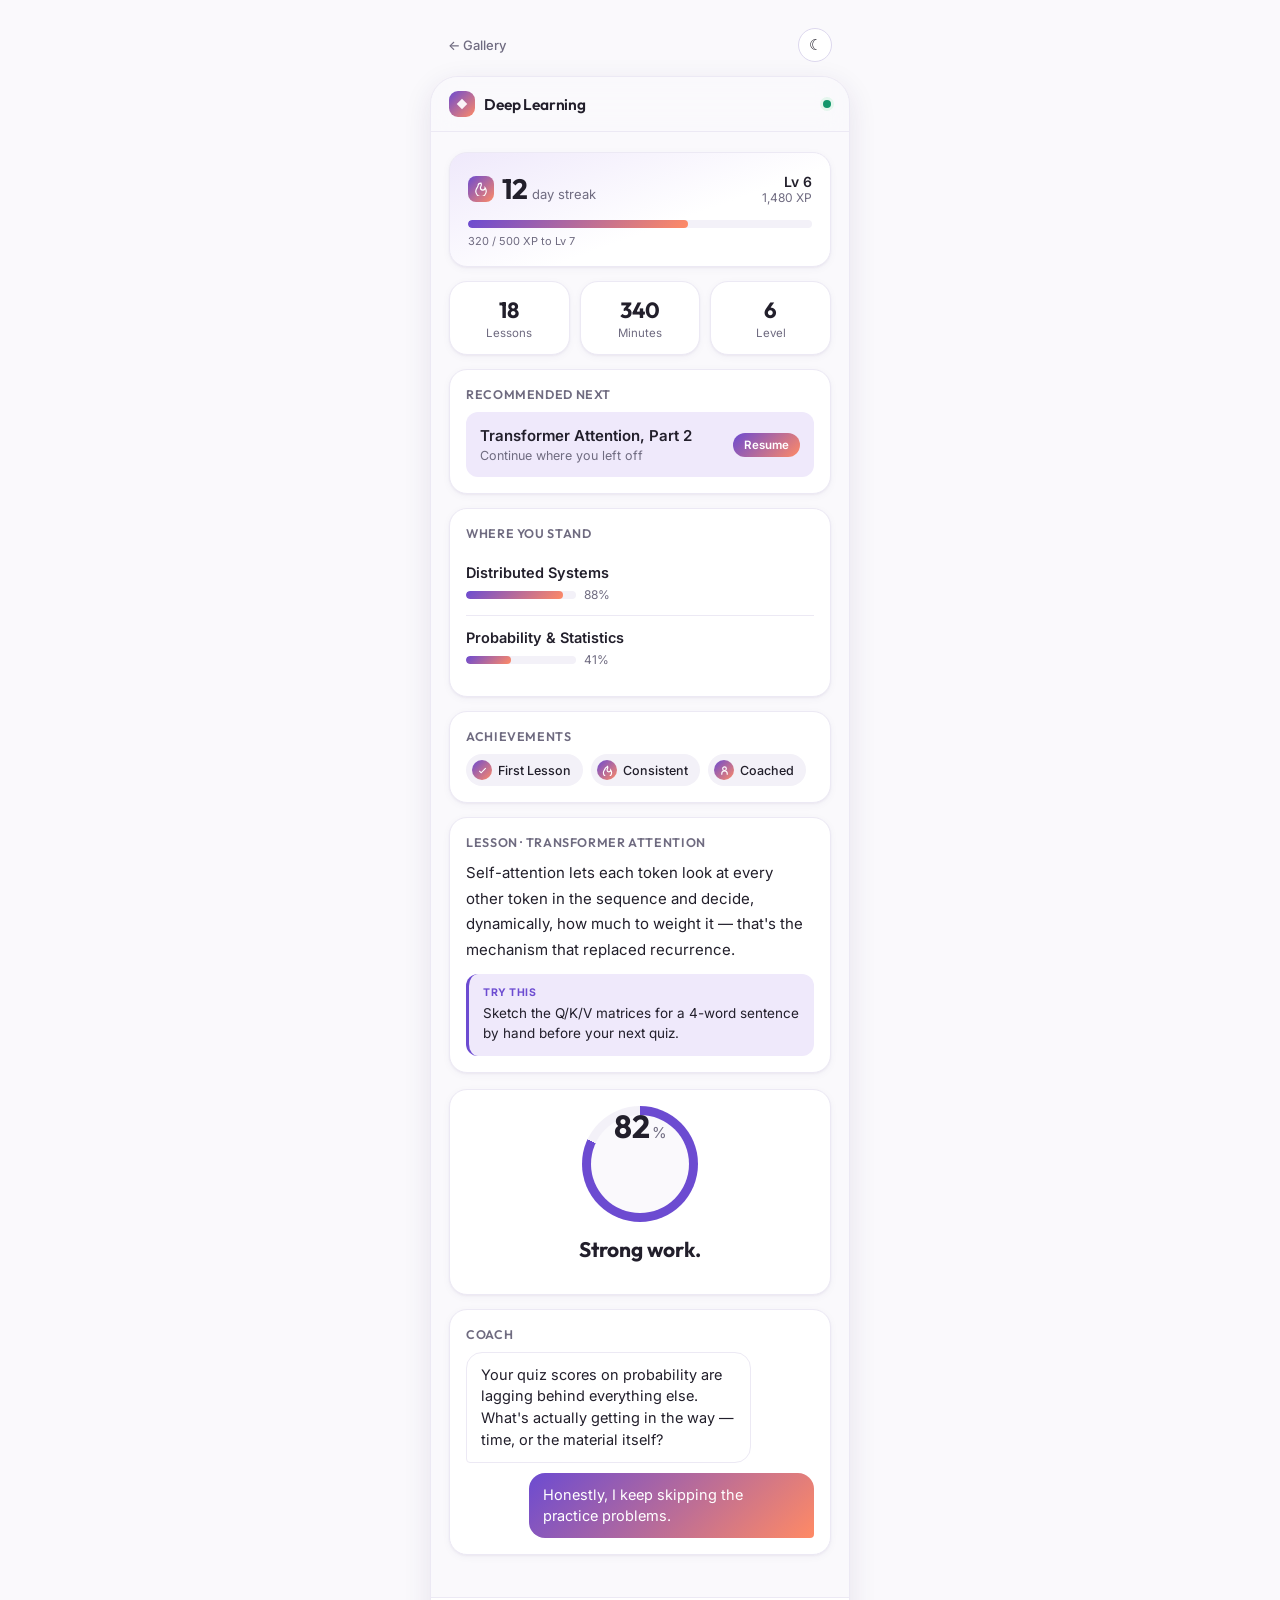
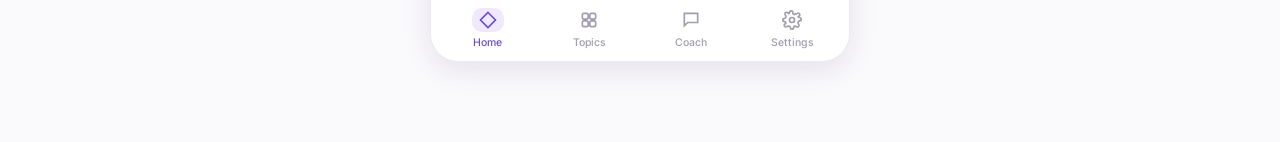
<file: design-mocks/direction-3-atrium.html>
<!DOCTYPE html>
<html lang="en">
<head>
<meta charset="UTF-8" />
<meta name="viewport" content="width=device-width, initial-scale=1, viewport-fit=cover" />
<title>Atrium — Deep Learning OS</title>
<link rel="preconnect" href="https://fonts.googleapis.com" />
<link rel="preconnect" href="https://fonts.gstatic.com" crossorigin />
<link href="https://fonts.googleapis.com/css2?family=Outfit:wght@500;600;700&family=Inter:wght@400;500;600;700&display=swap" rel="stylesheet" />
<style>
  :root {
    --bg: #faf9fc;
    --surface: #ffffff;
    --surface-2: #f3f1f8;
    --border: #ece9f4;
    --border-strong: #ddd8ee;
    --text: #221f2b;
    --text-2: #6f6b80;
    --text-3: #a29dae;
    --accent: #6C4BD1;
    --accent-2: #FF8A65;
    --accent-soft: #efe9fb;
    --accent-text: #ffffff;
    --good: #12966b;
    --good-soft: #e5f6ee;
    --bad: #e0574a;
    --bad-soft: #fcecea;
    --grad: linear-gradient(135deg, var(--accent), var(--accent-2));
    --radius: 18px;
    --radius-sm: 12px;
    --shadow-sm: 0 1px 2px rgba(50,30,90,0.05), 0 2px 8px rgba(50,30,90,0.04);
    --shadow-md: 0 8px 28px rgba(50,30,90,0.10);
    --maxw: 420px;
    font-family: 'Inter', -apple-system, sans-serif;
  }
  [data-theme="dark"] {
    --bg: #17131f;
    --surface: #201a2b;
    --surface-2: #251f31;
    --border: #322a41;
    --border-strong: #40374f;
    --text: #f3f1f8;
    --text-2: #b3adc4;
    --text-3: #7d7690;
    --accent: #9b7ff0;
    --accent-2: #ffab8a;
    --accent-soft: #2e2545;
    --accent-text: #17131f;
    --shadow-sm: 0 1px 2px rgba(0,0,0,0.3);
    --shadow-md: 0 8px 28px rgba(0,0,0,0.4);
  }
  * { box-sizing: border-box; }
  html, body { margin: 0; background: var(--bg); color: var(--text); -webkit-font-smoothing: antialiased; }
  body { display: flex; justify-content: center; padding: 28px 0 80px; transition: background 0.2s, color 0.2s; }
  .phone { width: 100%; max-width: var(--maxw); }
  .toolbar { display: flex; align-items: center; justify-content: space-between; padding: 0 18px 14px; }
  .backlink { font-size: 13px; color: var(--text-2); text-decoration: none; font-weight: 500; }
  .toggle { border: 1px solid var(--border-strong); background: var(--surface); color: var(--text); border-radius: 999px; width: 34px; height: 34px; cursor: pointer; font-size: 15px; }
  .app { background: var(--bg); border-radius: 28px; overflow: hidden; box-shadow: var(--shadow-md); border: 1px solid var(--border); }

  .topbar {
    display: flex; align-items: center; justify-content: space-between;
    padding: 14px 18px; background: color-mix(in srgb, var(--bg) 85%, transparent);
    backdrop-filter: saturate(180%) blur(14px);
    border-bottom: 1px solid var(--border);
  }
  .brand { display: flex; align-items: center; gap: 9px; }
  .mark { width: 26px; height: 26px; border-radius: 9px; background: var(--grad); display: flex; align-items: center; justify-content: center; }
  .mark svg { width: 14px; height: 14px; }
  .wordmark { font-family: 'Outfit', sans-serif; font-weight: 600; font-size: 15.5px; letter-spacing: -0.01em; }
  .sync-dot { width: 8px; height: 8px; border-radius: 50%; background: var(--good); box-shadow: 0 0 0 3px var(--good-soft); }

  .view { padding: 20px 18px 28px; }
  h4.label { font-family: 'Outfit', sans-serif; font-size: 12.5px; text-transform: uppercase; letter-spacing: 0.05em; color: var(--text-2); font-weight: 600; margin: 0 0 10px; }

  .hero { background: var(--surface); background-image: linear-gradient(160deg, var(--accent-soft), transparent 60%); border: 1px solid var(--border); border-radius: var(--radius); padding: 18px; box-shadow: var(--shadow-sm); margin-bottom: 14px; }
  .hero-top { display: flex; align-items: center; justify-content: space-between; margin-bottom: 14px; }
  .streak { display: flex; align-items: center; gap: 8px; }
  .streak-icon { width: 26px; height: 26px; border-radius: 8px; background: var(--grad); display: flex; align-items: center; justify-content: center; }
  .streak-icon svg { width: 14px; height: 14px; color: #fff; }
  .streak-num { font-family: 'Outfit', sans-serif; font-size: 28px; font-weight: 700; letter-spacing: -0.02em; }
  .streak-label { font-size: 13px; color: var(--text-2); }
  .level-badge { text-align: right; }
  .level-num { font-weight: 600; font-size: 14px; }
  .level-xp { font-size: 12px; color: var(--text-2); }
  .bar { height: 8px; width: 100%; background: var(--surface-2); border-radius: 999px; overflow: hidden; margin-top: 12px; }
  .bar-fill { height: 100%; background: var(--grad); border-radius: 999px; }
  .bar-label { font-size: 11px; color: var(--text-2); margin-top: 6px; }

  .stat-row { display: grid; grid-template-columns: repeat(3,1fr); gap: 10px; margin-bottom: 14px; }
  .stat { background: var(--surface); border: 1px solid var(--border); border-radius: var(--radius); padding: 14px; text-align: center; box-shadow: var(--shadow-sm); }
  .stat-value { font-family: 'Outfit', sans-serif; font-size: 22px; font-weight: 700; }
  .stat-label { font-size: 11.5px; color: var(--text-2); margin-top: 2px; }

  .panel { background: var(--surface); border: 1px solid var(--border); border-radius: var(--radius); padding: 16px; margin-bottom: 14px; box-shadow: var(--shadow-sm); }
  .card { display: flex; align-items: center; justify-content: space-between; gap: 12px; background: var(--accent-soft); border-radius: var(--radius-sm); padding: 14px; }
  .card h3 { margin: 0; font-size: 15px; font-weight: 600; }
  .card p { margin: 3px 0 0; font-size: 12.5px; color: var(--text-2); }
  .pill { font-size: 11.5px; font-weight: 600; color: #fff; background: var(--grad); border-radius: 999px; padding: 5px 11px; white-space: nowrap; }

  .topic-card { display: flex; align-items: center; justify-content: space-between; padding: 13px 0; border-top: 1px solid var(--border); }
  .topic-card:first-of-type { border-top: none; }
  .topic-name { font-size: 14.5px; font-weight: 600; }
  .topic-mastery { display: flex; align-items: center; gap: 8px; margin-top: 6px; }
  .topic-mastery .bar { width: 110px; margin: 0; }
  .topic-pct { font-size: 12px; color: var(--text-2); }

  .badge-strip { display: flex; gap: 8px; flex-wrap: wrap; }
  .badge { display: flex; align-items: center; gap: 6px; background: var(--surface-2); border-radius: 999px; padding: 6px 12px 6px 6px; font-size: 12.5px; font-weight: 500; }
  .badge-icon { width: 20px; height: 20px; border-radius: 50%; background: var(--grad); display: flex; align-items: center; justify-content: center; }
  .badge-icon svg { width: 11px; height: 11px; color: #fff; }

  .lesson-block { margin-bottom: 16px; }
  .lesson-body p { line-height: 1.7; font-size: 15px; margin: 0; }
  .closer { background: var(--accent-soft); border-radius: var(--radius-sm); border-left: 3px solid var(--accent); padding: 12px 14px; margin-top: 12px; }
  .closer-label { font-size: 10.5px; text-transform: uppercase; letter-spacing: 0.05em; color: var(--accent); font-weight: 700; }
  .closer p { margin: 4px 0 0; font-size: 13.5px; line-height: 1.5; }

  .score-ring { width: 116px; height: 116px; border-radius: 50%; margin: 0 auto 14px; display: flex; align-items: baseline; justify-content: center; background: conic-gradient(var(--accent) 82%, var(--surface-2) 0); position: relative; }
  .score-ring::before { content: ''; position: absolute; inset: 9px; border-radius: 50%; background: var(--bg); }
  .score-num { position: relative; font-family: 'Outfit', sans-serif; font-size: 32px; font-weight: 700; }
  .score-pct { position: relative; font-size: 15px; color: var(--text-2); margin-left: 2px; }
  .quiz-result-head { text-align: center; margin-bottom: 16px; }
  .quiz-result-head h1 { font-family: 'Outfit', sans-serif; font-size: 21px; margin: 0; }

  .chat-thread { display: flex; flex-direction: column; gap: 10px; }
  .bubble { max-width: 82%; padding: 11px 14px; border-radius: 16px; font-size: 14.5px; line-height: 1.5; }
  .bubble.user { align-self: flex-end; background: var(--grad); color: #fff; border-bottom-right-radius: 4px; }
  .bubble.assistant { align-self: flex-start; background: var(--surface); border: 1px solid var(--border); border-bottom-left-radius: 4px; }

  .tabbar { display: grid; grid-template-columns: repeat(4,1fr); background: color-mix(in srgb, var(--surface) 90%, transparent); backdrop-filter: saturate(180%) blur(14px); border-top: 1px solid var(--border); padding: 10px 6px 12px; }
  .tab { display: flex; flex-direction: column; align-items: center; gap: 4px; color: var(--text-3); font-size: 10.5px; font-weight: 500; }
  .tab svg { width: 20px; height: 20px; }
  .tab.active { color: var(--accent); }
  .tab.active .tab-chip { background: var(--accent-soft); }
  .tab-chip { width: 32px; height: 24px; border-radius: 10px; display: flex; align-items: center; justify-content: center; }
</style>
</head>
<body data-theme="light">
  <div class="phone">
    <div class="toolbar">
      <a class="backlink" href="./index.html">← Gallery</a>
      <button class="toggle" onclick="const b=document.body;b.dataset.theme=b.dataset.theme==='dark'?'light':'dark';this.textContent=b.dataset.theme==='dark'?'☀':'☾'">☾</button>
    </div>

    <div class="app">
      <div class="topbar">
        <div class="brand">
          <div class="mark"><svg viewBox="0 0 24 24" fill="none"><path d="M12 3L21 12L12 21L3 12Z" fill="white" fill-opacity="0.92"/></svg></div>
          <span class="wordmark">Deep Learning</span>
        </div>
        <span class="sync-dot" title="Synced"></span>
      </div>

      <div class="view">
        <div class="hero">
          <div class="hero-top">
            <div class="streak">
              <div class="streak-icon"><svg viewBox="0 0 24 24" fill="none" stroke="currentColor" stroke-width="2"><path d="M12 2c2 4-1 5-1 8a4 4 0 0 0 8 0c1.5 2 2 4 2 6a9 9 0 1 1-18 0c0-5 4-7 4-10 0-2 2-4 5-4z"/></svg></div>
              <div><span class="streak-num">12</span> <span class="streak-label">day streak</span></div>
            </div>
            <div class="level-badge">
              <div class="level-num">Lv 6</div>
              <div class="level-xp">1,480 XP</div>
            </div>
          </div>
          <div class="bar"><div class="bar-fill" style="width:64%"></div></div>
          <div class="bar-label">320 / 500 XP to Lv 7</div>
        </div>

        <div class="stat-row">
          <div class="stat"><div class="stat-value">18</div><div class="stat-label">Lessons</div></div>
          <div class="stat"><div class="stat-value">340</div><div class="stat-label">Minutes</div></div>
          <div class="stat"><div class="stat-value">6</div><div class="stat-label">Level</div></div>
        </div>

        <section class="panel">
          <h4 class="label">Recommended next</h4>
          <div class="card">
            <div><h3>Transformer Attention, Part 2</h3><p>Continue where you left off</p></div>
            <span class="pill">Resume</span>
          </div>
        </section>

        <section class="panel">
          <h4 class="label">Where you stand</h4>
          <div class="topic-card">
            <div>
              <div class="topic-name">Distributed Systems</div>
              <div class="topic-mastery"><div class="bar"><div class="bar-fill" style="width:88%"></div></div><span class="topic-pct">88%</span></div>
            </div>
          </div>
          <div class="topic-card">
            <div>
              <div class="topic-name">Probability &amp; Statistics</div>
              <div class="topic-mastery"><div class="bar"><div class="bar-fill" style="width:41%"></div></div><span class="topic-pct">41%</span></div>
            </div>
          </div>
        </section>

        <section class="panel">
          <h4 class="label">Achievements</h4>
          <div class="badge-strip">
            <div class="badge"><span class="badge-icon"><svg viewBox="0 0 24 24" fill="none" stroke="white" stroke-width="2.5"><path d="M5 13l4 4L19 7"/></svg></span>First Lesson</div>
            <div class="badge"><span class="badge-icon"><svg viewBox="0 0 24 24" fill="none" stroke="white" stroke-width="2.5"><path d="M12 3c2 4-1 5-1 8a4 4 0 0 0 8 0c1.5 2 2 4 2 6a9 9 0 1 1-18 0c0-5 4-7 4-10z"/></svg></span>Consistent</div>
            <div class="badge"><span class="badge-icon"><svg viewBox="0 0 24 24" fill="none" stroke="white" stroke-width="2.5"><circle cx="12" cy="8" r="4"/><path d="M6 21v-2a6 6 0 0112 0v2"/></svg></span>Coached</div>
          </div>
        </section>

        <section class="panel lesson-block">
          <h4 class="label">Lesson · Transformer Attention</h4>
          <div class="lesson-body">
            <p>Self-attention lets each token look at every other token in the sequence and decide, dynamically, how much to weight it — that's the mechanism that replaced recurrence.</p>
          </div>
          <div class="closer">
            <div class="closer-label">Try this</div>
            <p>Sketch the Q/K/V matrices for a 4-word sentence by hand before your next quiz.</p>
          </div>
        </section>

        <section class="panel">
          <div class="quiz-result-head">
            <div class="score-ring"><span class="score-num">82</span><span class="score-pct">%</span></div>
            <h1>Strong work.</h1>
          </div>
        </section>

        <section class="panel">
          <h4 class="label">Coach</h4>
          <div class="chat-thread">
            <div class="bubble assistant">Your quiz scores on probability are lagging behind everything else. What's actually getting in the way — time, or the material itself?</div>
            <div class="bubble user">Honestly, I keep skipping the practice problems.</div>
          </div>
        </section>
      </div>

      <nav class="tabbar">
        <a class="tab active"><span class="tab-chip"><svg viewBox="0 0 24 24" fill="none" stroke="currentColor" stroke-width="2"><path d="M12 3L21 12L12 21L3 12Z"/></svg></span>Home</a>
        <a class="tab"><span class="tab-chip"><svg viewBox="0 0 24 24" fill="none" stroke="currentColor" stroke-width="2"><rect x="4" y="4" width="7" height="7" rx="2"/><rect x="13" y="4" width="7" height="7" rx="2"/><rect x="4" y="13" width="7" height="7" rx="2"/><rect x="13" y="13" width="7" height="7" rx="2"/></svg></span>Topics</a>
        <a class="tab"><span class="tab-chip"><svg viewBox="0 0 24 24" fill="none" stroke="currentColor" stroke-width="2"><path d="M4 4h16v11H8l-4 4V4z"/><path d="M9 9h.01M13 9h.01M17 9h.01"/></svg></span>Coach</a>
        <a class="tab"><span class="tab-chip"><svg viewBox="0 0 24 24" fill="none" stroke="currentColor" stroke-width="2"><circle cx="12" cy="12" r="3"/><path d="M19.4 15a1.7 1.7 0 00.34 1.87l.06.06a2 2 0 11-2.83 2.83l-.06-.06a1.7 1.7 0 00-1.87-.34 1.7 1.7 0 00-1.04 1.56V21a2 2 0 01-4 0v-.09A1.7 1.7 0 008 19.4a1.7 1.7 0 00-1.87.34l-.06.06a2 2 0 11-2.83-2.83l.06-.06A1.7 1.7 0 004.6 15a1.7 1.7 0 00-1.56-1.04H3a2 2 0 010-4h.09A1.7 1.7 0 004.6 8a1.7 1.7 0 00-.34-1.87l-.06-.06a2 2 0 112.83-2.83l.06.06A1.7 1.7 0 008 4.6a1.7 1.7 0 001.04-1.56V3a2 2 0 014 0v.09A1.7 1.7 0 0016 4.6a1.7 1.7 0 001.87-.34l.06-.06a2 2 0 112.83 2.83l-.06.06A1.7 1.7 0 0019.4 8c.36.62 1 1.02 1.71 1.04H21a2 2 0 010 4h-.09a1.7 1.7 0 00-1.51 1.96z"/></svg></span>Settings</a>
      </nav>
    </div>
  </div>
</body>
</html>
</file>
<file: styles.css>
/* styles.css — single stylesheet. Light theme via custom properties; a dark
   theme is a matter of overriding these under [data-theme="dark"] later. */

:root {
  /* palette — cool neutrals; accent is user-selectable (blue default) */
  --bg: #f7f9f8;
  --surface: #ffffff;
  --surface-2: #edf2f0;
  --border: #e2e8e5;
  --border-strong: #d3ddd8;
  --text: #1c2622;
  --text-2: #5f6e68;
  --text-3: #93a29b;
  --accent: #1f6fbd;
  --accent-soft: #e6f1fb;
  --accent-text: #ffffff;
  --good: #0f8a5f;
  --good-soft: #e1f5ee;
  --bad: #d84a4a;
  --bad-soft: #fbeceb;
  --warn: #b7791f;

  /* shape + depth */
  --radius: 14px;
  --radius-sm: 10px;
  --shadow-sm: 0 1px 2px rgba(20, 20, 20, 0.04), 0 1px 3px rgba(20, 20, 20, 0.03);
  --shadow-md: 0 4px 16px rgba(20, 20, 20, 0.06);

  /* layout */
  --maxw: 640px;
  --topbar-h: 52px;
  --tabbar-h: 64px;
  --safe-bottom: env(safe-area-inset-bottom, 0px);

  font-family: 'Inter', -apple-system, BlinkMacSystemFont, 'Segoe UI', sans-serif;
}

/* Dark theme — applied via data-theme="dark" on <html> (resolved in app.js,
   honoring the Auto/Light/Dark setting). */
:root[data-theme='dark'] {
  --bg: #0f1513;
  --surface: #171f1c;
  --surface-2: #212c27;
  --border: #243029;
  --border-strong: #31403a;
  --text: #e9f0ec;
  --text-2: #9fb2a9;
  --text-3: #67796f;
  --accent: #5aa4e8;
  --accent-soft: #14304d;
  --accent-text: #062138;
  --good: #37d19c;
  --good-soft: #123529;
  --bad: #f07a70;
  --bad-soft: #3a201c;
  --warn: #d9a441;
  --shadow-sm: none;
  --shadow-md: 0 4px 16px rgba(0, 0, 0, 0.35);
}

/* Accent variants — set via data-accent on <html> (Settings → Appearance).
   Blue is the default above; each variant defines light + dark trios. */
[data-accent='teal'] { --accent: #17936c; --accent-soft: #e1f5ee; --accent-text: #ffffff; }
[data-theme='dark'][data-accent='teal'] { --accent: #2fbe8f; --accent-soft: #14372b; --accent-text: #05281d; }
[data-accent='indigo'] { --accent: #534AB7; --accent-soft: #EEEDFE; --accent-text: #ffffff; }
[data-theme='dark'][data-accent='indigo'] { --accent: #7F77DD; --accent-soft: #2a2560; --accent-text: #14103a; }
[data-accent='plum'] { --accent: #993556; --accent-soft: #FBEAF0; --accent-text: #ffffff; }
[data-theme='dark'][data-accent='plum'] { --accent: #D4537E; --accent-soft: #4B1528; --accent-text: #2b0c17; }
[data-accent='amber'] { --accent: #854F0B; --accent-soft: #FAEEDA; --accent-text: #ffffff; }
[data-theme='dark'][data-accent='amber'] { --accent: #EF9F27; --accent-soft: #412402; --accent-text: #241400; }

* { box-sizing: border-box; }

html, body {
  margin: 0;
  padding: 0;
  background: var(--bg);
  color: var(--text);
  -webkit-font-smoothing: antialiased;
  text-rendering: optimizeLegibility;
}

body { overscroll-behavior-y: none; }

.app {
  max-width: var(--maxw);
  margin: 0 auto;
  min-height: 100vh;
  position: relative;
}

/* ---------- top bar ---------- */
.app-topbar {
  position: sticky;
  top: 0;
  z-index: 20;
  height: var(--topbar-h);
  display: flex;
  align-items: center;
  justify-content: space-between;
  padding: 0 18px;
  background: color-mix(in srgb, var(--bg) 88%, transparent);
  backdrop-filter: saturate(180%) blur(12px);
  border-bottom: 1px solid var(--border);
}
.wordmark {
  font-weight: 700;
  font-size: 15px;
  letter-spacing: -0.01em;
  display: inline-flex;
  align-items: center;
  gap: 7px;
}
.wordmark-bulb {
  width: 19px; height: 19px;
  stroke: var(--accent);
  fill: none;
  stroke-width: 1.9;
  stroke-linecap: round;
  stroke-linejoin: round;
}
.tab-icon svg {
  width: 22px; height: 22px;
  stroke: currentColor;
  fill: none;
  stroke-width: 1.8;
  stroke-linecap: round;
  stroke-linejoin: round;
}
.header-sync {
  width: 8px; height: 8px; border-radius: 50%;
  background: var(--text-3);
  transition: background 0.3s;
}
.header-sync.syncing { background: var(--warn); }
.header-sync.synced { background: var(--good); }
.header-sync.error { background: var(--bad); }

/* ---------- view container ---------- */
.view {
  padding: 18px 18px calc(var(--tabbar-h) + var(--safe-bottom) + 24px);
  animation: fade 0.2s ease;
}
@keyframes fade { from { opacity: 0; transform: translateY(4px); } to { opacity: 1; transform: none; } }

.view-head { margin-bottom: 18px; }
.view-head.center { text-align: center; }
.view-head h1 { font-size: 26px; font-weight: 700; letter-spacing: -0.02em; margin: 4px 0; }
.view-head .muted { margin: 2px 0; }

h1, h2, h3, h4 { margin: 0; letter-spacing: -0.01em; }
h4 { font-size: 13px; text-transform: uppercase; letter-spacing: 0.04em; color: var(--text-2); margin-bottom: 10px; }

.muted { color: var(--text-2); }
.small { font-size: 12px; }
.center { text-align: center; }

/* ---------- buttons ---------- */
.btn {
  appearance: none;
  border: 1px solid var(--border-strong);
  background: var(--surface);
  color: var(--text);
  font: inherit;
  font-weight: 500;
  font-size: 14px;
  padding: 10px 16px;
  border-radius: var(--radius-sm);
  cursor: pointer;
  transition: transform 0.08s, background 0.15s, border-color 0.15s;
}
.btn:active { transform: scale(0.98); }
.btn:hover { border-color: var(--text-3); }
.btn:disabled { opacity: 0.45; cursor: not-allowed; }
.btn-primary {
  background: var(--accent);
  border-color: var(--accent);
  color: var(--accent-text);
  box-shadow: var(--shadow-sm);
}
.btn-primary:hover { background: color-mix(in srgb, var(--accent) 90%, black); border-color: transparent; }
.btn.full { display: block; width: 100%; margin: 4px 0 18px; }
.link { background: none; border: none; color: var(--text-2); font: inherit; cursor: pointer; padding: 0 0 8px; }
.link:hover { color: var(--accent); }

/* ---------- cards ---------- */
.card-list { display: flex; flex-direction: column; gap: 10px; margin-bottom: 20px; }

/* topics: table of contents */
.topics-toc {
  display: flex;
  gap: 8px;
  overflow-x: auto;
  padding-bottom: 4px;
  margin-bottom: 18px;
  scrollbar-width: none;
}
.topics-toc::-webkit-scrollbar { display: none; }
.toc-chip {
  flex-shrink: 0;
  font: inherit;
  font-size: 12.5px;
  font-weight: 500;
  color: var(--text-2);
  background: var(--surface-2);
  border: none;
  border-radius: 999px;
  padding: 7px 14px;
  white-space: nowrap;
  cursor: pointer;
}
.toc-chip:active { transform: scale(0.97); }

.topic-cat-heading {
  scroll-margin-top: 66px;
  margin: 4px 0 10px;
}
.topic-cat-heading:not(:first-of-type) { margin-top: 24px; }
.topic-cat-heading.pinned { color: var(--accent); }

/* started topics get a quiet accent tint so progress is visible at a glance */
.topic-card.started {
  border-left: 3px solid var(--accent);
  background: var(--accent-soft);
}
.topic-card.started .card-main h3 { color: var(--text); }

/* segmented progress bar: filled = done, outlined = ready, muted = not written */
.seg-bar { display: flex; gap: 3px; width: 96px; }
.seg-bar .seg {
  flex: 1;
  height: 8px;
  border-radius: 2.5px;
  background: var(--surface-2);
  border: 1.5px solid var(--border);
}
.seg-bar .seg-done { background: var(--accent); border-color: var(--accent); }
.seg-bar .seg-ready { background: var(--accent-soft); border-color: var(--accent); }
.seg-bar .seg-todo { background: var(--border-strong); border-color: var(--text-3); border-style: dashed; }
.card {
  display: flex;
  align-items: center;
  justify-content: space-between;
  gap: 12px;
  width: 100%;
  text-align: left;
  background: var(--surface);
  border: 1px solid var(--border);
  border-radius: var(--radius);
  padding: 16px;
  cursor: pointer;
  font: inherit;
  color: inherit;
  box-shadow: var(--shadow-sm);
  transition: transform 0.08s, box-shadow 0.15s, border-color 0.15s;
}
.card:hover { box-shadow: var(--shadow-md); border-color: var(--border-strong); }
.card:active { transform: scale(0.99); }
.card-main { min-width: 0; flex: 1; }
.card-main h3 { font-size: 16px; font-weight: 600; }
.card-main p { margin: 4px 0 0; font-size: 13px; overflow: hidden; text-overflow: ellipsis; white-space: nowrap; }
.card-meta { display: flex; flex-direction: column; align-items: flex-end; gap: 8px; flex-shrink: 0; }

.pill {
  font-size: 12px;
  font-weight: 500;
  color: var(--text-2);
  background: var(--surface-2);
  border-radius: 999px;
  padding: 4px 10px;
  white-space: nowrap;
}
.pill-done { color: var(--good); background: var(--good-soft); }

/* progress bar */
.bar { height: 6px; width: 90px; background: var(--surface-2); border-radius: 999px; overflow: hidden; }
.bar-fill { height: 100%; background: var(--accent); border-radius: 999px; transition: width 0.4s ease; }

/* ---------- empty states ---------- */
.empty { text-align: center; padding: 48px 16px; }
.empty.compact { padding: 24px 16px 8px; }
.empty p { margin: 4px 0; }

/* ---------- suggested topics ---------- */
.suggest { margin-top: 22px; }
.suggest-toggle {
  display: flex; align-items: center; justify-content: space-between;
  width: 100%;
  background: none; border: none; cursor: pointer;
  font: inherit; font-size: 13px; font-weight: 600;
  text-transform: uppercase; letter-spacing: 0.04em;
  color: var(--text-2);
  padding: 8px 0;
}
.suggest-chevron { font-size: 12px; color: var(--text-3); }
.suggest-body { overflow: hidden; }
.suggest-body.collapsed { display: none; }
.suggest-cat {
  margin: 16px 0 8px;
  font-size: 12px; font-weight: 600; letter-spacing: 0.02em;
  color: var(--text-3);
}
.suggest-grid { display: flex; flex-direction: column; gap: 8px; }
.suggest-card {
  display: flex; align-items: center; justify-content: space-between; gap: 12px;
  width: 100%; text-align: left;
  background: var(--surface);
  border: 1px solid var(--border);
  border-radius: var(--radius-sm);
  padding: 12px 14px;
  cursor: pointer; font: inherit; color: inherit;
  transition: border-color 0.12s, background 0.12s, transform 0.08s;
}
.suggest-card:hover:not(:disabled) { border-color: var(--accent); background: var(--accent-soft); }
.suggest-card:active:not(:disabled) { transform: scale(0.99); }
.suggest-main { min-width: 0; display: flex; flex-direction: column; gap: 2px; }
.suggest-name { font-size: 15px; font-weight: 600; }
.suggest-desc { font-size: 12px; color: var(--text-2); line-height: 1.4; }
.suggest-add {
  flex-shrink: 0; font-size: 12px; font-weight: 600; color: var(--accent);
  background: var(--accent-soft); border-radius: 999px; padding: 5px 11px;
  white-space: nowrap;
}
.suggest-card.added { opacity: 0.6; cursor: default; }
.suggest-card.added .suggest-add { color: var(--good); background: var(--good-soft); }

/* ---------- dashboard ---------- */
.hero {
  background: var(--surface);
  border: 1px solid var(--border);
  border-radius: var(--radius);
  padding: 18px;
  box-shadow: var(--shadow-sm);
  margin-bottom: 14px;
}
.hero-top { display: flex; align-items: center; justify-content: space-between; margin-bottom: 14px; }
.streak { display: flex; align-items: baseline; gap: 6px; }
.streak-flame { font-size: 22px; }
.streak-num { font-size: 30px; font-weight: 700; letter-spacing: -0.03em; }
.streak-label { font-size: 13px; color: var(--text-2); }
.level-badge { text-align: right; display: flex; flex-direction: column; }
.level-num { font-weight: 700; font-size: 15px; }
.level-xp { font-size: 12px; color: var(--text-2); }
.level-bar .bar { width: 100%; height: 8px; }
.level-bar-label { font-size: 11px; margin-top: 6px; }

.greeting { font-size: 22px; font-weight: 700; letter-spacing: -0.02em; margin: 4px 0 14px; }
.panel-head { display: flex; align-items: center; justify-content: space-between; }
.panel-head h4 { margin-bottom: 10px; }
.panel-head .link { padding: 0; }
.panel-tight { padding-top: 12px; padding-bottom: 12px; }
.panel-btn { display: block; width: 100%; text-align: left; font: inherit; color: inherit; cursor: pointer; border: 1px solid var(--border); }
.panel-btn:active { transform: scale(0.995); }

/* question of the day */
.qotd { background: var(--surface-2); border-radius: var(--radius-sm); padding: 14px; margin-bottom: 10px; }
.qotd-label { font-size: 11px; text-transform: uppercase; letter-spacing: 0.05em; font-weight: 600; color: var(--accent); }
.qotd-q { font-size: 16px; font-weight: 500; line-height: 1.5; margin: 6px 0 12px; }
.qotd-reveal { font-size: 13px; padding: 7px 14px; }
.qotd-answer { margin-top: 12px; padding-top: 12px; border-top: 1px solid var(--border); }
.qotd-answer p { margin: 4px 0 8px; line-height: 1.5; }
.qotd-answer.hidden { display: none; }
/* daily refresher */
.refresher-why { font-size: 13px; color: var(--text-2); margin: -4px 0 10px; }
.refresher-body { margin-top: 12px; padding-top: 12px; border-top: 1px solid var(--border); }
.refresher-body.hidden { display: none; }
.refresher-sub {
  font-size: 11px; text-transform: uppercase; letter-spacing: 0.05em;
  font-weight: 600; color: var(--text-3); margin: 12px 0 4px;
}
.refresher-body p { line-height: 1.55; margin: 0 0 4px; }
.refresher-list { padding-left: 18px; margin: 0; }
.refresher-list li { line-height: 1.55; margin-bottom: 4px; }
.refresher-body .btn { margin-top: 14px; }

.standings-toggle { display: block; margin-top: 12px; padding: 0; }
.standings-wrap { margin-top: 12px; }
.standings-wrap.hidden { display: none; }
.stat-row { display: grid; grid-template-columns: repeat(3, 1fr); gap: 10px; margin-bottom: 14px; }
.stat {
  background: var(--surface);
  border: 1px solid var(--border);
  border-radius: var(--radius);
  padding: 14px;
  text-align: center;
  box-shadow: var(--shadow-sm);
  width: 100%;
  font: inherit;
  color: inherit;
}
.stat-btn { cursor: pointer; }
.stat-btn:active { transform: scale(0.97); }
.stat-value { font-size: 24px; font-weight: 700; letter-spacing: -0.02em; }
.stat-icon { font-size: 18px; margin-right: 4px; }
.stat-label { font-size: 12px; color: var(--text-2); margin-top: 2px; }

/* coach chips + header */
.coach-head { display: flex; align-items: center; justify-content: space-between; gap: 10px; }
.coach-head .link { padding: 0; flex-shrink: 0; }
.chips { display: flex; flex-direction: column; gap: 8px; margin: 6px 0 10px; }
.chip {
  text-align: left;
  background: var(--accent-soft);
  color: var(--accent);
  border: none;
  border-radius: var(--radius-sm);
  padding: 11px 14px;
  font: inherit;
  font-size: 14px;
  font-weight: 500;
  line-height: 1.4;
  cursor: pointer;
}
.chip:hover { filter: brightness(0.97); }
.chip:active { transform: scale(0.99); }

/* review */
.review-stats { margin-bottom: 12px; }
.weak-list { display: flex; align-items: center; gap: 6px; flex-wrap: wrap; }

.panel {
  background: var(--surface);
  border: 1px solid var(--border);
  border-radius: var(--radius);
  padding: 16px;
  margin-bottom: 14px;
  box-shadow: var(--shadow-sm);
}
.panel .card { box-shadow: none; border-color: var(--border); }
.rec-card { background: var(--accent-soft); border-color: transparent; }

.standings { display: flex; flex-direction: column; gap: 10px; }
.standing { display: flex; align-items: center; gap: 10px; }
.standing strong { flex: 1; font-weight: 600; }
.standing .muted { font-size: 12px; width: 68px; }

.badge-strip { display: flex; gap: 8px; flex-wrap: wrap; }
.badge { display: flex; align-items: center; gap: 6px; background: var(--surface-2); border-radius: 999px; padding: 6px 12px; font-size: 13px; font-weight: 500; }
.badge-icon { font-size: 14px; }

/* ---------- topic detail ---------- */
.topic-mastery { display: flex; align-items: center; gap: 10px; margin-top: 10px; }
.topic-mastery .bar { flex: 1; }

/* ---------- lesson reader ---------- */
.lesson { display: flex; flex-direction: column; gap: 20px; }
.lesson-block h4 { margin-bottom: 8px; }
.lesson-block ul { margin: 0; padding-left: 20px; }
.lesson-block li { margin: 6px 0; }
.lesson-body p { line-height: 1.7; font-size: 16px; margin: 0 0 14px; color: var(--text); }
mark.kw {
  background: var(--accent-soft);
  color: var(--accent);
  font-weight: 600;
  padding: 1px 5px;
  border-radius: 5px;
  box-decoration-break: clone;
  -webkit-box-decoration-break: clone;
}

/* table of contents */
.toc {
  background: var(--surface-2);
  border-radius: var(--radius);
  padding: 14px 16px;
}
.toc h4 { margin-bottom: 6px; }
.toc ol { margin: 0; padding-left: 20px; }
.toc li { margin: 5px 0; }
.toc-link {
  background: none; border: none; padding: 0;
  font: inherit; font-size: 14px;
  color: var(--accent);
  text-align: left;
  cursor: pointer;
}
.toc-link:hover { text-decoration: underline; }

/* textbook section subtitles */
.lesson-subtitle {
  font-size: 18px;
  font-weight: 700;
  letter-spacing: -0.01em;
  margin: 26px 0 10px;
  padding-top: 18px;
  border-top: 1px solid var(--border);
}
.lesson-subtitle:first-child { margin-top: 0; padding-top: 0; border-top: none; }
.lesson-meta { display: flex; gap: 8px; margin-top: 10px; }
.pill-pos { color: var(--accent); background: var(--accent-soft); font-weight: 600; }

/* "In practice" worked example */
.example-box {
  background: var(--surface);
  border: 1px solid var(--border);
  border-left: 3px solid var(--accent);
  border-radius: 0 var(--radius) var(--radius) 0;
  padding: 16px;
}
.example-label {
  font-size: 11px;
  text-transform: uppercase;
  letter-spacing: 0.05em;
  font-weight: 600;
  color: var(--accent);
}
.example-title { font-size: 16px; font-weight: 600; margin: 6px 0 8px; }
.example-box p { line-height: 1.6; margin: 0 0 10px; }
.example-box p:last-child { margin-bottom: 0; }

/* pause & think reveal */
.pause-box {
  background: var(--surface-2);
  border-radius: var(--radius);
  padding: 16px;
  margin: 18px 0;
}
.pause-label {
  font-size: 11px;
  text-transform: uppercase;
  letter-spacing: 0.05em;
  font-weight: 600;
  color: var(--text-2);
}
.pause-q { font-weight: 500; line-height: 1.55; margin: 8px 0 12px; }
.pause-reveal {
  font: inherit;
  font-size: 13px;
  font-weight: 600;
  color: var(--accent);
  background: none;
  border: 1.5px dashed var(--accent);
  border-radius: 999px;
  padding: 7px 16px;
  cursor: pointer;
}
.pause-reveal:hover { background: var(--accent-soft); }
.pause-answer { border-top: 1px dashed var(--border-strong); padding-top: 12px; }
.pause-answer p { margin: 0 0 8px; line-height: 1.6; color: var(--text-2); }
.pause-answer.hidden { display: none; }

/* glossary */
.glossary dl { margin: 0; }
.glossary dt { font-weight: 600; font-size: 14px; margin-top: 12px; }
.glossary dt:first-child { margin-top: 0; }
.glossary dd { margin: 3px 0 0; font-size: 14px; color: var(--text-2); line-height: 1.55; }
.closers { display: flex; flex-direction: column; gap: 10px; }
.closer {
  background: var(--surface);
  border: 1px solid var(--border);
  border-left: 3px solid var(--border-strong);
  border-radius: var(--radius-sm);
  padding: 12px 14px;
}
.closer-label { font-size: 11px; text-transform: uppercase; letter-spacing: 0.05em; color: var(--text-3); font-weight: 600; }
.closer-head { display: flex; align-items: center; justify-content: space-between; gap: 8px; }
.closer-actions { display: flex; align-items: center; gap: 4px; flex-shrink: 0; }
/* Closer save/share reuse .save-mark/.share-mark's look but sit inline in
   .closer-actions instead of floated in a corner — they share a header
   row with "+ Add to Today" instead of overlapping it.
   Scoped via the parent (not just the bare class) so it wins over the
   later .save-mark/.share-mark base rules regardless of source order. */
.closer-actions .save-mark, .closer-actions .share-mark {
  width: auto;
  height: auto;
  padding: 4px;
  background: none;
  border: none;
  box-shadow: none;
}
.closer-add {
  flex-shrink: 0;
  background: var(--accent-soft);
  color: var(--accent);
  border: none;
  border-radius: 999px;
  font: inherit;
  font-size: 11px;
  font-weight: 600;
  padding: 3px 10px;
  cursor: pointer;
}
.closer-add:active { transform: scale(0.97); }
.sheet-quote { margin: 0 0 16px; line-height: 1.5; }
.sheet-actions { display: flex; gap: 8px; }
.sheet-actions .btn { flex: 1; }
.closer p { margin: 4px 0 0; line-height: 1.5; }
.closer-action { border-left-color: var(--accent); background: var(--accent-soft); }
.closer-q { border-left-color: var(--good); background: var(--good-soft); }

/* ---------- quiz ---------- */
.quiz-progress { font-size: 13px; color: var(--text-2); margin-bottom: 8px; }
.quiz-progress + .bar, .view-head .bar { width: 100%; }
.quiz-card { display: flex; flex-direction: column; gap: 16px; }
.quiz-card h2 { font-size: 20px; font-weight: 600; line-height: 1.4; }
.options { display: flex; flex-direction: column; gap: 10px; }
.option {
  text-align: left;
  background: var(--surface);
  color: var(--text); /* buttons don't inherit color — vital in dark mode */
  border: 1.5px solid var(--border-strong);
  border-radius: var(--radius-sm);
  padding: 14px 16px;
  font: inherit;
  font-size: 15px;
  cursor: pointer;
  transition: border-color 0.12s, background 0.12s;
}
.option:hover { border-color: var(--text-3); }
.option.selected { border-color: var(--accent); background: var(--accent-soft); }
.quiz-nav { display: flex; justify-content: space-between; align-items: center; margin-top: 20px; }

.score-ring {
  width: 108px; height: 108px; border-radius: 50%;
  margin: 0 auto 12px;
  display: flex; align-items: baseline; justify-content: center;
  background: conic-gradient(var(--accent) calc(var(--p, 0) * 1%), var(--surface-2) 0);
  position: relative;
}
.score-ring::before {
  content: ''; position: absolute; inset: 10px; border-radius: 50%; background: var(--bg);
}
.score-num { position: relative; font-size: 34px; font-weight: 700; }
.score-pct { position: relative; font-size: 16px; color: var(--text-2); }
.level-up { color: var(--accent); font-weight: 600; }

.results { display: flex; flex-direction: column; gap: 8px; margin: 18px 0; }
.result { border: 1px solid var(--border); border-radius: var(--radius-sm); padding: 12px 14px; }
.result.ok { border-left: 3px solid var(--good); }
.result.partial { border-left: 3px solid var(--warn); }
.result.bad { border-left: 3px solid var(--bad); }
.result-head { display: flex; gap: 8px; align-items: flex-start; }
.result-icon { font-weight: 700; }
.result.ok .result-icon { color: var(--good); }
.result.partial .result-icon { color: var(--warn); }
.result.bad .result-icon { color: var(--bad); }
.result-score {
  margin-left: auto;
  flex-shrink: 0;
  font-size: 12px;
  font-weight: 600;
  color: var(--text-2);
  background: var(--surface-2);
  border-radius: 999px;
  padding: 3px 9px;
}
.result-q { font-size: 14px; font-weight: 500; }
.result-fb { margin: 6px 0 0 22px; font-size: 13px; color: var(--text-2); }
.result-ans { margin: 8px 0 0 22px; font-size: 13px; color: var(--text-2); }
.result-ans strong { color: var(--text); font-weight: 600; }
.result-model { margin: 4px 0 0 22px; font-size: 13px; color: var(--good); line-height: 1.5; }
.result-model strong { font-weight: 600; }
.retest-btn { border-color: var(--accent); color: var(--accent); font-weight: 600; }

/* ---------- today / habits ---------- */
.today-head { display: flex; align-items: center; justify-content: space-between; }
.today-head h4 { margin-bottom: 6px; }
.today-head .link { padding: 0; font-size: 12px; }
.task-row {
  display: flex; align-items: center; gap: 12px;
  padding: 10px 0;
  border-top: 1px solid var(--border);
}
.task-row:first-of-type { border-top: none; }
.task-check {
  flex-shrink: 0;
  width: 26px; height: 26px;
  border-radius: 50%;
  border: 2px solid var(--border-strong);
  background: var(--surface);
  color: var(--accent-text);
  font-size: 14px; font-weight: 700;
  cursor: pointer;
  transition: background 0.15s, border-color 0.15s;
}
.task-check:hover { border-color: var(--accent); }
.task-row.done .task-check { background: var(--accent); border-color: var(--accent); }
.task-main { flex: 1; min-width: 0; display: flex; flex-direction: column; gap: 3px; }
.task-name { font-size: 14px; font-weight: 500; line-height: 1.4; }
.task-row.done .task-name { text-decoration: line-through; color: var(--text-3); }
.task-row.skipped .task-name { color: var(--text-3); font-style: italic; }
.task-carried { color: var(--warn); font-weight: 600; }
.task-src { font-size: 11px; color: var(--text-3); text-align: left; }
button.task-src { background: none; border: none; padding: 0; cursor: pointer; font: inherit; font-size: 11px; color: var(--accent); }
button.task-src:hover { text-decoration: underline; }
.task-skip {
  flex-shrink: 0;
  background: none; border: none;
  color: var(--text-3);
  font-size: 16px;
  cursor: pointer;
  padding: 4px 6px;
  opacity: 0.6;
}
.task-skip:hover, .task-skip.active { opacity: 1; color: var(--warn); }
.chain { display: inline-flex; gap: 5px; }
.dot {
  width: 9px; height: 9px; border-radius: 50%;
  background: var(--surface-2);
  border: 1px solid var(--border);
}
/* Done = accent blue (matches the rest of the app's "done" language).
   Skipped = warn amber — same color as the ⊘ skip button elsewhere, so a
   skipped day never reads as a dim/uncertain version of "done" or "empty". */
.dot.done { background: var(--accent); border-color: var(--accent); }
.dot.skip { background: var(--warn); border-color: var(--warn); }
.dot.today { border: 1.5px solid var(--accent); background: var(--surface); width: 8px; height: 8px; }
.today-edit { border-top: 1px dashed var(--border-strong); margin-top: 10px; padding-top: 10px; }
.today-edit-row { display: flex; align-items: center; justify-content: space-between; padding: 6px 0; font-size: 14px; }
.today-edit-add { display: flex; gap: 8px; margin-top: 8px; }
.today-edit-add .input { margin-bottom: 0; flex: 1; }

/* ---------- highlights & saved ---------- */
.hl {
  background: var(--accent-soft);
  border-bottom: 2px solid var(--accent);
}
.hl-block {
  background: var(--accent-soft);
  border-radius: var(--radius-sm);
  box-shadow: 0 0 0 6px var(--accent-soft);
}
.hl-bar {
  position: fixed;
  left: 12px; right: 12px;
  bottom: calc(var(--tabbar-h) + var(--safe-bottom) + 12px);
  z-index: 55;
  display: flex;
  align-items: center;
  gap: 10px;
  justify-content: space-between;
  background: var(--text);
  color: var(--bg);
  border-radius: var(--radius);
  padding: 10px 10px 10px 16px;
  box-shadow: var(--shadow-md);
  animation: fade 0.15s ease;
}
.hl-bar-preview {
  flex: 1;
  min-width: 0;
  font-size: 13px;
  line-height: 1.4;
  overflow: hidden;
  text-overflow: ellipsis;
  white-space: nowrap;
  opacity: 0.85;
}
.hl-bar-actions { display: flex; align-items: center; gap: 6px; flex-shrink: 0; }
.hl-bar-cancel {
  background: none;
  border: none;
  color: var(--bg);
  opacity: 0.6;
  font-size: 16px;
  line-height: 1;
  padding: 8px;
  cursor: pointer;
}
.hl-bar-cancel:hover { opacity: 1; }
.hl-bar-btn {
  background: var(--accent);
  color: var(--accent-text);
  font: inherit;
  font-size: 13px;
  font-weight: 600;
  border: none;
  border-radius: 999px;
  padding: 10px 16px;
  cursor: pointer;
  white-space: nowrap;
}
.hl-bar-btn:active { transform: scale(0.97); }
.hl { cursor: pointer; }
/* The actions live in a small floated span prepended to the block, so text
   wraps around it for just the couple of lines beside it instead of every
   line in the paragraph losing width to reserved corner padding. */
.saveable { position: relative; }
.block-actions {
  float: right;
  display: inline-flex;
  gap: 6px;
  margin: 0 0 6px 10px;
}
.save-mark, .share-mark {
  width: 26px;
  height: 26px;
  display: flex;
  align-items: center;
  justify-content: center;
  background: var(--surface);
  border: 1px solid var(--border);
  border-radius: 999px;
  box-shadow: 0 1px 3px rgba(0, 0, 0, 0.12);
  color: var(--text-2);
  font-size: 14px;
  line-height: 1;
  padding: 0;
  cursor: pointer;
  transition: border-color 0.15s, color 0.15s, transform 0.1s;
}
.save-mark:hover, .share-mark:hover { border-color: var(--accent); color: var(--accent); }
.save-mark:active, .share-mark:active { transform: scale(0.92); }
.save-mark.saved { color: var(--accent); border-color: var(--accent); }
.share-pill {
  display: inline-flex;
  align-items: center;
  gap: 5px;
  border: none;
  font: inherit;
  font-size: 12px;
  font-weight: 500;
  cursor: pointer;
  color: var(--accent);
  background: var(--accent-soft);
}
.saved-actions { display: flex; align-items: center; gap: 2px; }
.saved-share {
  background: none;
  border: none;
  color: var(--text-3);
  cursor: pointer;
  padding: 4px 6px;
  line-height: 1;
}
.saved-share:hover { color: var(--accent); }

.saved-item { border-top: 1px solid var(--border); padding: 12px 0; }
.saved-item:first-of-type { border-top: none; padding-top: 4px; }
.saved-quote {
  margin: 0 0 8px;
  padding-left: 12px;
  border-left: 3px solid var(--accent);
  font-size: 14px;
  line-height: 1.6;
  color: var(--text);
}
.dash-quote { margin-bottom: 12px; }
.saved-meta { display: flex; align-items: center; justify-content: space-between; gap: 8px; }
.saved-src { font-size: 13px; padding: 0; text-align: left; }
.saved-del {
  background: none;
  border: none;
  color: var(--text-3);
  font-size: 13px;
  cursor: pointer;
  padding: 4px 6px;
}
.saved-del:hover { color: var(--bad); }

/* course plan */
.plan-head { display: flex; align-items: center; justify-content: space-between; margin-bottom: 4px; }
.plan-head h4 { margin-bottom: 0; }
.plan { padding: 16px; }
.plan-row {
  display: flex; align-items: flex-start; gap: 12px;
  width: 100%; text-align: left;
  background: none; border: none; border-top: 1px solid var(--border);
  padding: 12px 2px; font: inherit; color: inherit;
}
.plan-row:first-of-type { border-top: none; }
button.plan-row { cursor: pointer; }
button.plan-row:hover .plan-title { color: var(--accent); }
.plan-num {
  flex-shrink: 0;
  width: 24px; height: 24px; border-radius: 50%;
  display: flex; align-items: center; justify-content: center;
  font-size: 12px; font-weight: 600;
  background: var(--surface-2); color: var(--text-2);
}
.plan-row.done .plan-num { background: var(--good-soft); color: var(--good); }
.plan-row.ready .plan-num,
.plan-row.started .plan-num { background: var(--accent-soft); color: var(--accent); }
.plan-main { flex: 1; min-width: 0; display: flex; flex-direction: column; gap: 2px; }
.plan-title { font-size: 14px; font-weight: 600; }
.plan-row.upcoming .plan-title { color: var(--text-2); font-weight: 500; }
.plan-focus { font-size: 12px; color: var(--text-3); line-height: 1.4; }

/* ---------- coach chat ---------- */
.chat-thread {
  display: flex; flex-direction: column; gap: 10px;
  min-height: 40vh;
  padding: 4px 0 12px;
}
.bubble {
  max-width: 85%;
  padding: 11px 14px;
  border-radius: 16px;
  line-height: 1.5;
  font-size: 15px;
  white-space: normal;
  word-wrap: break-word;
}
.bubble.user { align-self: flex-end; background: var(--accent); color: var(--accent-text); border-bottom-right-radius: 4px; }
.bubble.assistant { align-self: flex-start; background: var(--surface); border: 1px solid var(--border); border-bottom-left-radius: 4px; }
.bubble.typing { color: var(--text-3); letter-spacing: 2px; }
.chat-composer {
  position: sticky;
  bottom: calc(var(--tabbar-h) + var(--safe-bottom));
  display: flex; gap: 8px; align-items: flex-end;
  background: var(--bg);
  padding: 10px 0;
}
.chat-input { flex: 1; resize: none; }

/* ---------- inputs ---------- */
.input {
  width: 100%;
  font: inherit;
  font-size: 15px;
  padding: 11px 13px;
  border: 1.5px solid var(--border-strong);
  border-radius: var(--radius-sm);
  background: var(--surface);
  color: var(--text);
  margin-bottom: 10px;
  transition: border-color 0.12s;
}
.input:focus { outline: none; border-color: var(--accent); }
textarea.input { resize: vertical; line-height: 1.5; }
.field-label { display: block; font-size: 13px; font-weight: 500; color: var(--text-2); margin-bottom: 6px; }

.settings-actions { display: flex; gap: 8px; flex-wrap: wrap; }
.app-version { margin: 16px 0 0; text-align: center; }
.ortiz-drive { margin-top: 18px; }
.ortiz-drive .btn, .drive-bar { min-height: 48px; }
.drive-slot .drive-bar { margin: 0 0 14px; }
.accent-row { display: flex; gap: 10px; margin-bottom: 10px; }
.accent-dot {
  width: 30px; height: 30px;
  border-radius: 50%;
  border: 2px solid transparent;
  cursor: pointer;
  transition: transform 0.1s, box-shadow 0.15s;
}
.accent-dot:hover { transform: scale(1.08); }
.accent-dot.active { box-shadow: 0 0 0 2px var(--bg), 0 0 0 4px var(--text); }
.accent-blue { background: #1f6fbd; }
.accent-teal { background: #17936c; }
.accent-indigo { background: #534AB7; }
.accent-plum { background: #993556; }
.accent-amber { background: #b7791f; }

.seg { display: flex; gap: 6px; margin-bottom: 10px; }
.seg-btn { flex: 1; }
.seg-btn.active {
  background: var(--accent-soft);
  border-color: var(--accent);
  color: var(--accent);
  font-weight: 600;
}
.sync-status { display: flex; align-items: center; gap: 8px; margin-bottom: 14px; }
.sync-error { color: var(--bad); }
.sync-dot { width: 9px; height: 9px; border-radius: 50%; }
.sync-dot.on { background: var(--good); }
.sync-dot.off { background: var(--text-3); }

/* ---------- modal ---------- */
.modal-overlay {
  position: fixed; inset: 0; z-index: 40;
  background: rgba(20, 20, 20, 0.35);
  display: flex; align-items: flex-end; justify-content: center;
  animation: fade 0.15s ease;
}
.modal {
  background: var(--surface);
  width: 100%; max-width: var(--maxw);
  border-radius: 18px 18px 0 0;
  padding: 22px 18px calc(22px + var(--safe-bottom));
  box-shadow: var(--shadow-md);
  animation: slideup 0.22s ease;
}
@keyframes slideup { from { transform: translateY(100%); } to { transform: none; } }
.modal h3 { font-size: 18px; margin-bottom: 14px; }
.modal-fields { margin-bottom: 8px; }
.modal-actions { display: flex; gap: 8px; justify-content: flex-end; }

/* ---------- loading ---------- */
.loading { display: flex; flex-direction: column; align-items: center; gap: 14px; padding: 64px 0; color: var(--text-2); }
.spinner { width: 26px; height: 26px; border: 2.5px solid var(--border-strong); border-top-color: var(--accent); border-radius: 50%; animation: spin 0.7s linear infinite; }
@keyframes spin { to { transform: rotate(360deg); } }

/* ---------- toast ---------- */
.toast-host {
  position: fixed; left: 0; right: 0; bottom: calc(var(--tabbar-h) + var(--safe-bottom) + 12px);
  z-index: 50;
  display: flex; flex-direction: column; align-items: center; gap: 8px;
  pointer-events: none;
}
.toast {
  background: var(--text); color: var(--bg);
  padding: 10px 16px; border-radius: 999px; font-size: 14px; font-weight: 500;
  box-shadow: var(--shadow-md);
  opacity: 0; transform: translateY(8px); transition: opacity 0.25s, transform 0.25s;
  max-width: 90%;
}
.toast.show { opacity: 1; transform: none; }
.toast-success { background: var(--good); color: #fff; }
.toast-error { background: var(--bad); color: #fff; }
.toast-warn { background: var(--warn); color: #fff; }

/* ---------- tab bar ---------- */
.tabbar {
  position: fixed;
  bottom: 0; left: 0; right: 0;
  z-index: 30;
  max-width: var(--maxw);
  margin: 0 auto;
  height: calc(var(--tabbar-h) + var(--safe-bottom));
  padding-bottom: var(--safe-bottom);
  display: grid; grid-template-columns: repeat(5, 1fr);
  background: color-mix(in srgb, var(--surface) 92%, transparent);
  backdrop-filter: saturate(180%) blur(12px);
  border-top: 1px solid var(--border);
}
.tab {
  display: flex; flex-direction: column; align-items: center; justify-content: center; gap: 3px;
  text-decoration: none;
  color: var(--text-3);
  font-size: 11px; font-weight: 500;
  transition: color 0.15s;
}
.tab-icon { font-size: 18px; line-height: 1; }
.tab.active { color: var(--accent); }

/* ---------- apply-it modes + search (2026-07-29) ---------- */
.head-actions { display: flex; gap: 8px; align-items: center; }
.practice-row { display: flex; gap: 8px; margin-top: 10px; }
.practice-row .btn { flex: 1; min-height: 44px; }
.teachback { margin-top: 14px; }
.teachback textarea { margin: 10px 0; width: 100%; }
.teachback .result { margin-top: 10px; }
.search-results { margin-top: 14px; }
.search-results .card { text-align: left; width: 100%; }
.search-results .card .pill { margin-top: 6px; }
</file>
